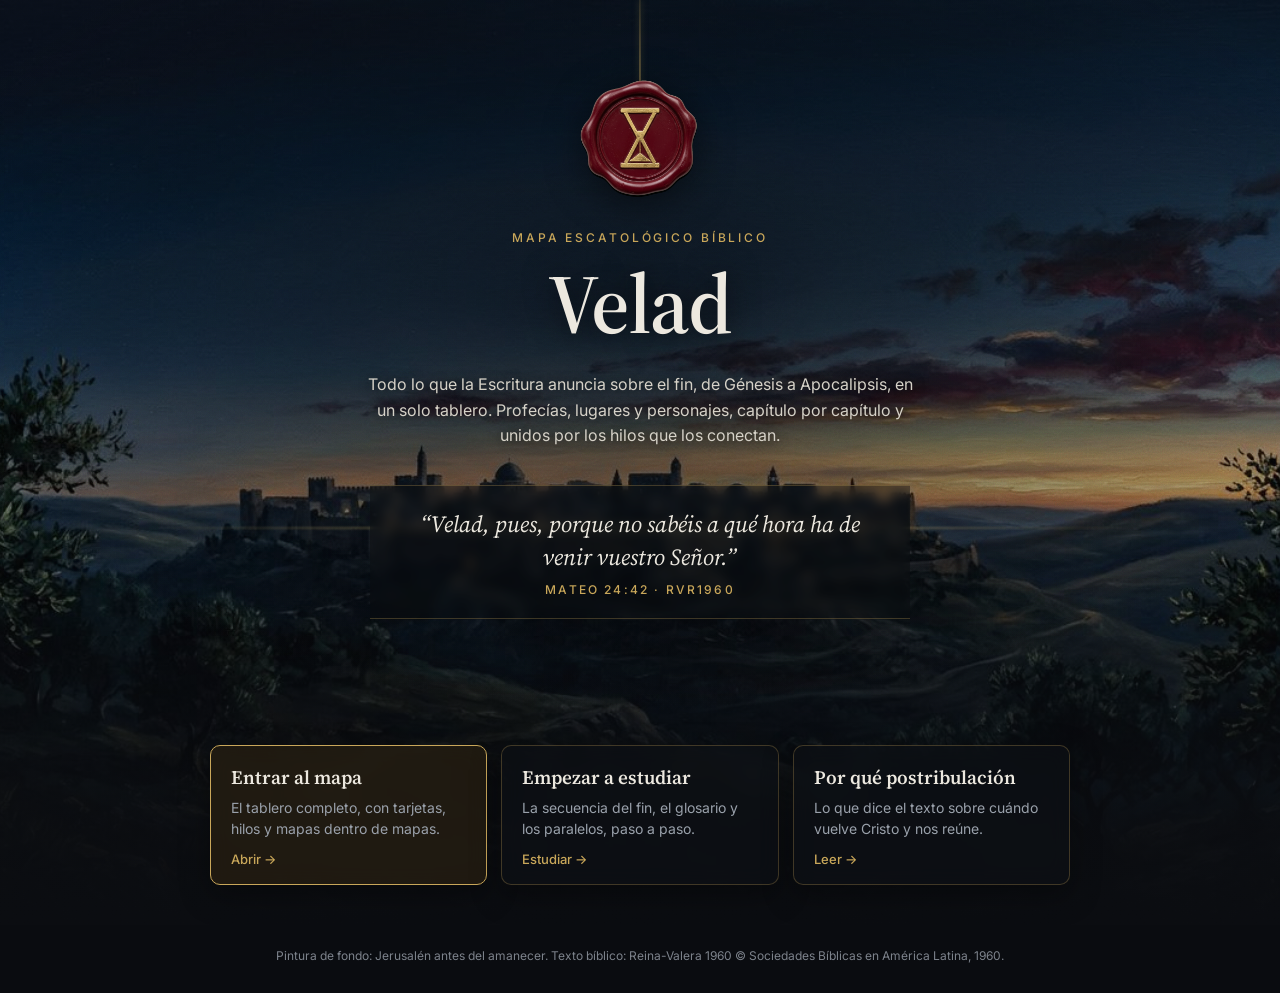
<file: index.html>
<!DOCTYPE html><html lang="es"><head>
<meta charset="utf-8"/><meta name="viewport" content="width=device-width, initial-scale=1, viewport-fit=cover"/>
<title>Velad: Mapa de los Últimos Tiempos</title>
<link rel="icon" href="favicon.svg" type="image/svg+xml"/>
    <meta name="description" content="Mapa de investigación bíblica de los últimos tiempos: Mateo 24, Daniel, Zacarías y Apocalipsis, con lugares, fotos e hilos que los conectan."/>
    <meta property="og:title" content="Velad: Mapa de los Últimos Tiempos"/>
    <meta property="og:description" content="Mapa de investigación bíblica de los últimos tiempos: Mateo 24, Daniel, Zacarías y Apocalipsis."/>
    <meta property="og:image" content="https://augustodichuk-misio.github.io/Velad/og3.jpg"/>
    <meta property="og:type" content="website"/>
    <meta property="og:url" content="https://augustodichuk-misio.github.io/Velad/"/>
    <meta property="og:image:width" content="1200"/>
    <meta property="og:image:height" content="630"/>
    <meta name="twitter:card" content="summary_large_image"/>
    <meta name="twitter:image" content="https://augustodichuk-misio.github.io/Velad/og3.jpg"/>
<link rel="apple-touch-icon" href="apple-touch-icon.png"/><link rel="manifest" href="manifest.webmanifest"/><meta name="theme-color" content="#07090c"/>
<script>if(location.hash.length>1)location.replace("mapa.html"+location.hash);</script>
<link rel="stylesheet" href="https://fonts.googleapis.com/css2?family=Source+Serif+4:ital,opsz,wght@0,8..60,400;0,8..60,600;1,8..60,400&family=Inter:wght@400;500;600&display=swap"/>
<style>
:root{--bg:#0e1116;--deep:#0a0c10;--text:#ece8df;--muted:#9aa1ab;--gold:#c9a75a;--line:rgb(201 167 90 / .28);--serif:"Source Serif 4",Georgia,serif;--sans:"Inter",system-ui,sans-serif}
*{box-sizing:border-box;margin:0}
html,body{min-height:100%;background:radial-gradient(120% 80% at 50% 0%,#161b23 0%,var(--bg) 45%,var(--deep) 100%);color:var(--text);font-family:var(--sans)}
body{display:flex;flex-direction:column;min-height:100vh}
.hero{flex:1;display:flex;flex-direction:column;align-items:center;justify-content:center;text-align:center;padding:72px 24px 40px;position:relative}
.thread{position:absolute;left:50%;top:0;width:1px;height:96px;background:linear-gradient(var(--line),var(--gold));transform:translateX(-50%)}
.seal{width:132px;height:132px;filter:drop-shadow(0 6px 18px rgb(0 0 0 / .55));margin-bottom:28px}
.eyebrow{font:500 12px/1 var(--sans);letter-spacing:.24em;text-transform:uppercase;color:var(--gold);margin-bottom:18px}
h1{font:600 clamp(44px,8vw,84px)/1 var(--serif);letter-spacing:-.01em}
.sub{font:400 clamp(20px,2.6vw,26px)/1.3 var(--serif);color:var(--text);opacity:.85;margin-top:12px}
.what{max-width:560px;font:400 16px/1.6 var(--sans);color:var(--muted);margin-top:26px}
.verse{max-width:540px;margin:36px auto 0;padding:22px 0;border-top:1px solid var(--line);border-bottom:1px solid var(--line)}
.verse p{font:italic 400 clamp(19px,2.2vw,23px)/1.45 var(--serif)}
.verse cite{display:block;margin-top:10px;font:500 12px/1 var(--sans);letter-spacing:.18em;text-transform:uppercase;color:var(--gold);font-style:normal}
.doors{display:grid;grid-template-columns:repeat(3,minmax(0,1fr));gap:14px;width:min(860px,100%);margin-top:44px}
.door{display:flex;flex-direction:column;align-items:flex-start;text-align:left;gap:8px;padding:20px 20px 18px;border:1px solid var(--line);border-radius:10px;background:rgb(255 255 255 / .02);color:var(--text);text-decoration:none;transition:border-color .3s,background .3s}
.door:hover{border-color:var(--gold);background:rgb(201 167 90 / .06)}
.door b{font:600 19px/1.2 var(--serif)}
.door span{font:400 14px/1.5 var(--sans);color:var(--muted)}
.door i{font-style:normal;margin-top:auto;padding-top:6px;color:var(--gold);font:500 13px/1 var(--sans)}
.door--main{border-color:var(--gold);background:rgb(201 167 90 / .08)}
footer{padding:22px 24px 28px;text-align:center;font:400 12px/1.5 var(--sans);color:var(--muted);opacity:.8}
@media (max-width:759px){.hero{padding-top:56px}.seal{width:104px;height:104px}.doors{grid-template-columns:1fr}.door{padding:16px 18px}}

.hero{background:var(--deep) url("img/inicio-fondo.jpg") center 58%/cover no-repeat;isolation:isolate;overflow:hidden;min-height:100vh}
.hero::before{content:"";position:absolute;inset:0;z-index:-1;background:
 radial-gradient(60% 45% at 50% 32%,rgb(10 12 16 / .62) 0%,rgb(10 12 16 / .25) 70%,transparent 100%),
 linear-gradient(180deg,rgb(10 12 16 / .55) 0%,rgb(10 12 16 / .1) 38%,rgb(10 12 16 / .15) 58%,rgb(10 12 16 / .92) 88%,var(--deep) 100%)}
.hero::after{content:"";position:absolute;inset:-50%;z-index:-1;pointer-events:none;opacity:.16;mix-blend-mode:overlay;
 background-image:url("data:image/svg+xml,%3Csvg xmlns='http://www.w3.org/2000/svg' width='220' height='220'%3E%3Cfilter id='n'%3E%3CfeTurbulence type='fractalNoise' baseFrequency='.85' numOctaves='3' stitchTiles='stitch'/%3E%3C/filter%3E%3Crect width='100%25' height='100%25' filter='url(%23n)'/%3E%3C/svg%3E")}
.glow{position:absolute;left:0;right:0;top:57%;height:2px;z-index:-1;background:linear-gradient(90deg,transparent,rgb(201 167 90 / .0) 10%,rgb(232 200 120 / .55) 50%,rgb(201 167 90 / 0) 90%,transparent);filter:blur(1px);animation:dawn 7s ease-in-out infinite alternate}
@keyframes dawn{from{opacity:.35}to{opacity:.9}}
h1{text-shadow:0 2px 30px rgb(0 0 0 / .6)}
.sub,.what{text-shadow:0 1px 12px rgb(0 0 0 / .7)}
.what{color:#d6d2c8}
.verse{background:rgb(10 12 16 / .35);backdrop-filter:blur(6px);-webkit-backdrop-filter:blur(6px);padding:22px 28px;border:1px solid var(--line);border-left:0;border-right:0}
.doors{margin-top:clamp(56px,14vh,150px)}
.door{background:rgb(14 17 22 / .62);backdrop-filter:blur(10px);-webkit-backdrop-filter:blur(10px);box-shadow:0 10px 30px rgb(0 0 0 / .35)}
.door--main{background:rgb(40 32 18 / .7)}
.thread{height:110px;box-shadow:0 0 6px rgb(201 167 90 / .5)}
@media (prefers-reduced-motion:reduce){.glow{animation:none}}
@media (max-width:759px){.hero{background-position:47% top;background-size:auto 1100px;background-color:var(--deep)}.hero::before{background:linear-gradient(180deg,rgb(10 12 16 / .6) 0%,rgb(10 12 16 / .35) 25%,rgb(10 12 16 / .12) 40%,rgb(10 12 16 / .2) 52%,rgb(10 12 16 / .9) 64%,var(--deep) 72%)}.glow{display:none}.doors{margin-top:48px}}
</style></head><body>
<main class="hero">
  <div class="thread" aria-hidden="true"></div>
  <div class="glow" aria-hidden="true"></div>
  <img class="seal" src="img/sello-512.png" alt="Sello de Velad: reloj de arena"/>
  <p class="eyebrow">Mapa escatológico bíblico</p>
  <h1>Velad</h1>
  <p class="what">Todo lo que la Escritura anuncia sobre el fin, de Génesis a Apocalipsis, en un solo tablero. Profecías, lugares y personajes, capítulo por capítulo y unidos por los hilos que los conectan.</p>
  <blockquote class="verse">
    <p>“Velad, pues, porque no sabéis a qué hora ha de venir vuestro Señor.”</p>
    <cite>Mateo 24:42 · RVR1960</cite>
  </blockquote>
  <nav class="doors" aria-label="Entradas">
    <a class="door door--main" href="mapa.html"><b>Entrar al mapa</b><span>El tablero completo, con tarjetas, hilos y mapas dentro de mapas.</span><i>Abrir →</i></a>
    <a class="door" href="mapa.html#secuencia"><b>Empezar a estudiar</b><span>La secuencia del fin, el glosario y los paralelos, paso a paso.</span><i>Estudiar →</i></a>
    <a class="door" href="mapa.html#porque"><b>Por qué postribulación</b><span>Lo que dice el texto sobre cuándo vuelve Cristo y nos reúne.</span><i>Leer →</i></a>
  </nav>
</main>
<footer>Pintura de fondo: Jerusalén antes del amanecer. Texto bíblico: Reina-Valera 1960 © Sociedades Bíblicas en América Latina, 1960.</footer>
<script>if("serviceWorker"in navigator)addEventListener("load",function(){navigator.serviceWorker.register("sw.js").catch(function(){})});</script></body></html>
</file>
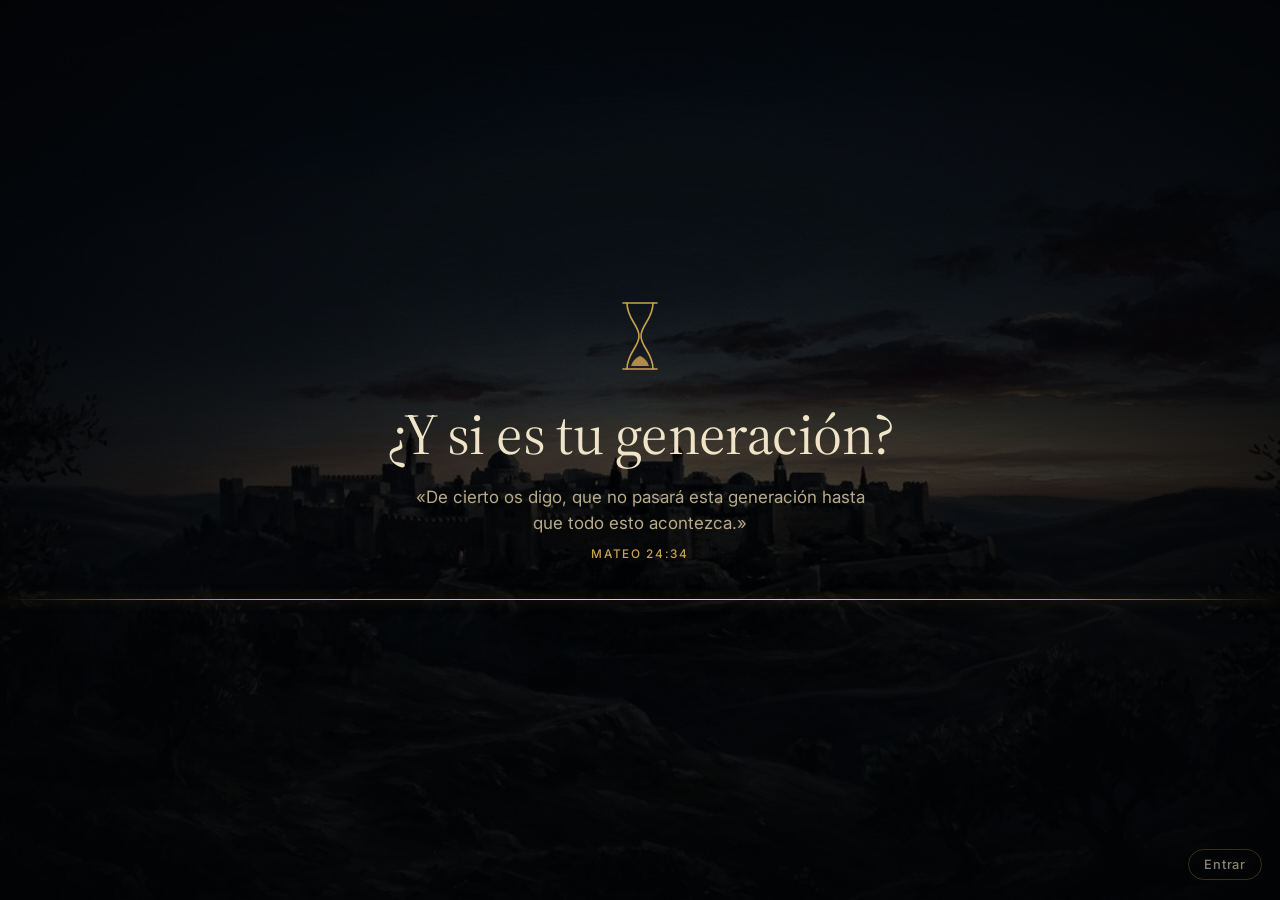
<file: mapa.html>
<!DOCTYPE html><html lang="es"><head>
    <meta charset="utf-8"/>
    <meta name="viewport" content="width=device-width, initial-scale=1, viewport-fit=cover"/>
    <title>Velad: Mapa de los Últimos Tiempos</title>
    <meta name="description" content="Mapa de investigación bíblica de los últimos tiempos: Mateo 24, Daniel, Zacarías y Apocalipsis, con lugares, fotos e hilos que los conectan."/>
    <meta property="og:title" content="Velad: Mapa de los Últimos Tiempos"/>
    <meta property="og:description" content="Mapa de investigación bíblica de los últimos tiempos: Mateo 24, Daniel, Zacarías y Apocalipsis."/>
    <meta property="og:image" content="https://augustodichuk-misio.github.io/Velad/og3.jpg"/>
    <meta property="og:type" content="website"/>
    <meta property="og:url" content="https://augustodichuk-misio.github.io/Velad/"/>
    <meta property="og:image:width" content="1200"/>
    <meta property="og:image:height" content="630"/>
    <meta name="twitter:card" content="summary_large_image"/>
    <meta name="twitter:title" content="Velad: Mapa de los Últimos Tiempos"/>
    <meta name="twitter:image" content="https://augustodichuk-misio.github.io/Velad/og3.jpg"/>
    <link rel="icon" href="favicon.svg" type="image/svg+xml"/>
    <link rel="icon" href="favicon-32.png" sizes="32x32" type="image/png"/>
    <link rel="apple-touch-icon" href="apple-touch-icon.png"/><link rel="manifest" href="manifest.webmanifest"/><meta name="theme-color" content="#07090c"/>
    <link rel="preconnect" href="https://fonts.googleapis.com"/>
    <link rel="preconnect" href="https://fonts.gstatic.com" crossorigin=""/>
    <link rel="stylesheet" href="https://fonts.googleapis.com/css2?family=Geist:wght@400;500;600&amp;family=Geist+Mono:wght@400&amp;display=swap"/>
    <link rel="stylesheet" href="https://fonts.googleapis.com/css2?family=Source+Serif+4:ital,opsz,wght@0,8..60,400;0,8..60,600;1,8..60,400&amp;family=Inter:wght@400;500;600&amp;display=swap"/>
    <link rel="stylesheet" href="css/app.css?v=13"/>
    <link rel="stylesheet" href="css/edit.css?v=9"/>
    <link rel="stylesheet" href="css/extras.css?v=15"/>
  <script>try{var t=localStorage.getItem("velad-tema");if(t==="medio"||t==="claro")document.documentElement.setAttribute("data-velad",t);}catch(e){}</script>
  </head>
  <body>
    <img src="og3.jpg" alt="Velad: Mapa de los Últimos Tiempos" width="1200" height="630" style="position:absolute;width:1px;height:1px;opacity:0;pointer-events:none;overflow:hidden;clip:rect(0 0 0 0)" aria-hidden="true"/>
    <div class="page" id="top">
      <main class="main">
        <header class="x-hud">
          <div class="x-hud__id">
            <div class="x-hud__row">
            <button class="x-burger" type="button" id="menu-btn" aria-label="Abrir menú" aria-expanded="false" aria-controls="menu"><span></span><span></span><span></span></button>
            <nav class="x-crumbs" id="crumbs" aria-label="Ruta de mapas"></nav>
            </div>
            <h1 id="exp-title">Los últimos tiempos</h1>
            <p class="x-hud__label" id="exp-label">Mapa general</p>
          </div>
          <div class="x-hud__act">
            <button class="btn" type="button" id="up" hidden="">↑ Subir</button>
            <div class="x-stack">
            <div class="x-switch" role="group" aria-label="Vista" id="vista" hidden="">
              <button class="x-vw" type="button" data-view="board" aria-pressed="true">Tablero</button>
              <button class="x-vw" type="button" data-view="route" aria-pressed="false">Recorrido</button>
            </div>
            </div>
            <button class="btn" type="button" id="leer" hidden="" aria-pressed="false">Desglose</button>
            <button class="btn" type="button" id="orden" hidden="" title="Volver las tarjetas a su lugar original">↺ Orden original</button>
            <button class="btn" type="button" id="desp-all" hidden="" aria-pressed="false" title="Desplegar o plegar todos los bloques en este tablero">Abrir todo</button>
            <button class="btn" type="button" id="reset">Ver todo</button>
            <button class="x-theme" type="button" id="tema" aria-label="Cambiar tema"></button>
          </div>
        </header>
        <p class="x-hint">Tocá cualquier nodo para ver sus conexiones</p>

        <div class="x-view" id="view" aria-label="Tablero de investigación: Mateo 24">
          <div class="x-board" id="board">
            <svg class="x-strings" id="strings" aria-hidden="true"></svg>
            <svg class="x-pins" id="pins" aria-hidden="true"></svg>
            <div class="x-set" id="set-gen" hidden=""></div>
          </div>
        </div>

        <section class="x-route" id="route" hidden="" aria-label="Recorrido geográfico">
          <div class="x-rmap" id="rmap">
            <svg class="x-geo" id="rgeo" aria-hidden="true" preserveAspectRatio="none"></svg>
            <svg class="x-ink" id="rink" aria-hidden="true"></svg>
            <p class="x-attr"><a href="https://www.openbible.info/geo/" rel="noopener" target="_blank">Ubicaciones: OpenBible.info · CC BY 4.0</a><span aria-hidden="true">·</span><button type="button" data-credits="">Créditos</button></p>
          </div>
          <article class="x-rcard" id="rcard" aria-live="polite">
            <div class="x-rcard__top">
              <p class="x-rcard__count" id="r-count">Parada 1 de 6</p>
              <div class="x-rdots" id="r-dots" aria-hidden="true"></div>
            </div>
            <div class="x-rcard__scroll" id="r-scroll">
              <figure class="x-rcard__fig" id="r-fig">
                <img data-k="templo_s.jpg" src="img/templo_s.jpg" alt="Maqueta del Segundo Templo en el Museo de Israel" hidden=""/>
                <img data-k="olivos_s.jpg" src="img/olivos_s.jpg" alt="Vista desde el Monte de los Olivos sobre el Monte del Templo" hidden=""/>
                <img data-k="pella_s.jpg" src="img/pella_s.jpg" alt="Ruinas de Pella, Jordania" hidden=""/>
                <img data-k="titus_s.jpg" src="img/titus_s.jpg" alt="Arco de Tito en Roma" hidden=""/>
                <img data-k="olivos2_s.jpg" src="img/olivos2_s.jpg" alt="Ladera del Monte de los Olivos" hidden=""/>
                <img data-k="ob_jerusalem.jpg" src="img/ob_jerusalem.jpg" alt="Vista aérea del Monte del Templo, Jerusalén" hidden=""/>
                <img data-k="ob_judea-1.jpg" src="img/ob_judea-1.jpg" alt="Serranía de los montes de Judea" hidden=""/>
                <img data-k="ob_mount-of-olives.jpg" src="img/ob_mount-of-olives.jpg" alt="Monte de los Olivos, Jerusalén" hidden=""/>
                <img data-k="ob_patmos.jpg" src="img/ob_patmos.jpg" alt="Skala, el puerto de Patmos" hidden=""/>
                <img data-k="ob_euphrates.jpg" src="img/ob_euphrates.jpg" alt="El río Éufrates" hidden=""/>
                <img data-k="ob_megiddo.jpg" src="img/ob_megiddo.jpg" alt="Tel Meguido sobre el valle de Jezreel" hidden=""/>
                <img data-k="ob_mount-zion.jpg" src="img/ob_mount-zion.jpg" alt="Monte Sion visto desde Abu Tor" hidden=""/>
                <img data-k="ob_babylon-1.jpg" src="img/ob_babylon-1.jpg" alt="Puerta de Ishtar de Babilonia en el Museo de Pérgamo" hidden=""/>
                <img data-k="ob_susa.jpg" src="img/ob_susa.jpg" alt="Fundamentos del palacio de Darío en Susa" hidden=""/>
                <img data-k="ob_persia.jpg" src="img/ob_persia.jpg" alt="Ruinas de Persépolis" hidden=""/>
                <img data-k="ob_greece.jpg" src="img/ob_greece.jpg" alt="Monte Olimpo, Grecia" hidden=""/>
                <img data-k="ob_tigris.jpg" src="img/ob_tigris.jpg" alt="El río Tigris" hidden=""/>
                <img data-k="ob_damascus.jpg" src="img/ob_damascus.jpg" alt="Muralla norte de la ciudadela de Damasco" hidden=""/>
                <img data-k="ob_tyre.jpg" src="img/ob_tyre.jpg" alt="Columnas antiguas en Al-Mina, Tiro" hidden=""/>
                <img data-k="ob_ashkelon.jpg" src="img/ob_ashkelon.jpg" alt="Puerta cananea de Ascalón" hidden=""/>
                <img data-k="ob_salt-sea.jpg" src="img/ob_salt-sea.jpg" alt="Orilla del Mar Muerto" hidden=""/>
                <figcaption id="r-cap"></figcaption>
              </figure>
              <div class="x-rcard__body">
                <h2 id="r-title"></h2>
                <p class="x-rcard__place" id="r-place"></p>
                <p class="x-rverse"><span id="r-text"></span><small id="r-ref"></small></p>
                <p class="x-rcard__note" id="r-note"></p>
                <a class="x-oblink" hidden="" href="https://www.openbible.info/geo/" id="r-ob" rel="noopener" target="_blank">Ficha OpenBible ↗</a>
                <button class="btn" type="button" id="r-extra" hidden="">Abrir La Venida</button>
              </div>
            </div>
            <div class="x-rcard__nav">
              <button class="btn" type="button" id="r-prev">← Anterior</button>
              <button class="btn" type="button" id="r-next">Siguiente →</button>
            </div>
          </article>
        </section>

        <button class="x-credlink" type="button" data-credits="">Créditos y fuentes</button>
        <nav class="x-mbar" id="mbar" aria-label="Navegación">
          <button type="button" id="mb-indice"><svg viewBox="0 0 24 24" aria-hidden="true"><path d="M5 6h14M5 12h14M5 18h9"/></svg><span>Índice</span></button>
          <button type="button" id="mb-buscar"><svg viewBox="0 0 24 24" aria-hidden="true"><circle cx="11" cy="11" r="6"/><path d="m20 20-4.5-4.5"/></svg><span>Buscar</span></button>
          <button type="button" id="mb-vista" hidden=""><svg viewBox="0 0 24 24" aria-hidden="true"><circle cx="6" cy="7" r="2"/><circle cx="18" cy="6" r="2"/><circle cx="12" cy="18" r="2"/><path d="M8 7l8-1M7 9l4 7M17 8l-4 8"/></svg><span>Tablero</span></button>
          <button type="button" id="mb-tema"><svg viewBox="0 0 24 24" aria-hidden="true"><circle cx="12" cy="12" r="7"/><path d="M12 5a7 7 0 0 0 0 14z" fill="currentColor"/></svg><span>Tema</span></button>
        </nav>
        <aside class="x-dossier x-credits" id="credits" aria-label="Créditos y fuentes" aria-hidden="true">
          <span class="x-handle"></span>
          <div class="x-dossier__bar">
            <p>Créditos y fuentes</p>
            <button class="btn x-close" type="button" id="credits-close" aria-label="Cerrar créditos">Cerrar ✕</button>
          </div>
          <div class="x-dossier__body">
            <h2>Créditos y fuentes</h2>
            <p class="fineprint"><b>Velad: Mapa de los Últimos Tiempos</b></p>
            <p class="fineprint">Ubicaciones: <a href="https://www.openbible.info/geo/" rel="noopener" target="_blank">OpenBible.info Bible Geocoding</a>, licencia <a href="https://creativecommons.org/licenses/by/4.0/" rel="noopener" target="_blank">Creative Commons Attribution 4.0</a>. Algunos datos geográficos provienen de OpenStreetMap. Las fotos son de Wikimedia Commons seleccionadas por OpenBible.info, cada una con su licencia:</p>
            <ul>
              <li><b>Jerusalén</b> · Godot13 · CC BY-SA 4.0 · <a href="https://commons.wikimedia.org/wiki/File:Jerusalem-2013(2)-Aerial-Temple_Mount-(south_exposure).jpg" rel="noopener" target="_blank">original ↗</a></li>
              <li><b>Montes de Judea</b> · Davidbena · CC BY-SA 4.0 · <a href="https://commons.wikimedia.org/wiki/File:Mountain_scenery_in_Judean_mountains.jpg" rel="noopener" target="_blank">original ↗</a></li>
              <li><b>Monte de los Olivos</b> · xiquinhosilva · CC BY 2.0 · <a href="https://commons.wikimedia.org/wiki/File:121296-Jerusalem-Mount-of-Olives_(27524566831).jpg" rel="noopener" target="_blank">original ↗</a></li>
              <li><b>Patmos</b> · IWYLLPA · CC BY-SA 3.0 · <a href="https://commons.wikimedia.org/wiki/File:Patmos_Skala_from_Near_Monastary_-_panoramio.jpg" rel="noopener" target="_blank">original ↗</a></li>
              <li><b>Río Éufrates</b> · Ferrus · dominio público · <a href="https://commons.wikimedia.org/wiki/File:Ferat_(Dîlok_-_Riha).jpg" rel="noopener" target="_blank">original ↗</a></li>
              <li><b>Tel Meguido</b> · Liorca · CC BY-SA 4.0 · <a href="https://commons.wikimedia.org/wiki/File:4.10.17-%D7%94%D7%A9%D7%A2%D7%A8_%D7%94%D7%A8%D7%90%D7%A9%D7%99_%D7%9E%D7%91%D7%98_%D7%9C%D7%9B%D7%99%D7%95%D7%95%D7%9F_%D7%93%D7%A8%D7%95%D7%9D.jpg" rel="noopener" target="_blank">original ↗</a></li>
              <li><b>Monte Sion</b> · Eman · CC0 · <a href="https://commons.wikimedia.org/wiki/File:MtZion_from_Abu_Tor.jpg" rel="noopener" target="_blank">original ↗</a></li>
              <li><b>Puerta de Ishtar (Babilonia)</b> · Radomir Vrbovsky · CC BY-SA 4.0 · <a href="https://commons.wikimedia.org/wiki/File:Ishtar_gate_in_Pergamon_museum_in_Berlin..jpg" rel="noopener" target="_blank">original ↗</a></li>
              <li><b>Susa</b> · Carole Raddato · CC BY-SA 2.0 · <a href="https://commons.wikimedia.org/wiki/File:The_foundations_of_the_Palace_of_Darius_the_Great,_Susa,_capital_of_Elam_and_of_the_Achaemenid_Empire,_Iran_(47686677532).jpg" rel="noopener" target="_blank">original ↗</a></li>
              <li><b>Persépolis</b> · Hadis Faghiri · CC BY 4.0 · <a href="https://commons.wikimedia.org/wiki/File:Persepolis_20190310_02.jpg" rel="noopener" target="_blank">original ↗</a></li>
              <li><b>Monte Olimpo (Grecia)</b> · George E. Koronaios · CC BY-SA 4.0 · <a href="https://commons.wikimedia.org/wiki/File:Mount_Olympus_on_October_10,_2020.jpg" rel="noopener" target="_blank">original ↗</a></li>
              <li><b>Río Tigris</b> · Dûrzan cîrano · CC BY-SA 3.0 · <a href="https://commons.wikimedia.org/wiki/File:Tigris_2015.jpg" rel="noopener" target="_blank">original ↗</a></li>
              <li><b>Damasco</b> · Dosseman · CC BY-SA 4.0 · <a href="https://commons.wikimedia.org/wiki/File:Damascus_road_along_northern_Citadel_wall_5588.jpg" rel="noopener" target="_blank">original ↗</a></li>
              <li><b>Tiro</b> · Vyacheslav Argenberg · CC BY 4.0 · <a href="https://commons.wikimedia.org/wiki/File:Remains_of_ancient_columns_at_Al_Mina_excavation_site,_Tyre,_Lebanon.jpg" rel="noopener" target="_blank">original ↗</a></li>
              <li><b>Ascalón</b> · Hanay · CC BY-SA 3.0 · <a href="https://commons.wikimedia.org/wiki/File:Ashkelon_%E2%80%93_The_Canaanite_city_gate_(1).JPG" rel="noopener" target="_blank">original ↗</a></li>
              <li><b>Mar Muerto</b> · Mujaddara · CC BY-SA 3.0 · <a href="https://commons.wikimedia.org/wiki/File:67_border_on_Dead_sea_-_panoramio.jpg" rel="noopener" target="_blank">original ↗</a></li>
            </ul>
            <p class="fineprint">Fotos adaptadas (redimensionadas). Citas bíblicas: Reina-Valera 1960.</p>
            <p class="fineprint">Texto bíblico: Reina-Valera 1960 © Sociedades Bíblicas en América Latina; © renovado 1988 Sociedades Bíblicas Unidas.</p>
          </div>
        </aside>

        <aside class="x-dossier x-menu" id="menu" aria-label="Menú" aria-hidden="true">
          <span class="x-handle" aria-hidden="true"></span>
          <div class="x-dossier__bar">
            <p>Menú</p>
            <button class="btn x-close" type="button" id="menu-close" aria-label="Cerrar menú">Cerrar ✕</button>
          </div>
          <nav class="x-menu__tabs" aria-label="Secciones">
            <a class="x-chip x-menu__home" href="index.html"><svg class="vl-mi" viewBox="0 0 24 24" aria-hidden="true"><path d="M3 11l9-7 9 7"/><path d="M5 10v10h14V10"/><path d="M10 20v-6h4v6"/></svg><span>Inicio</span></a>
            <button class="x-chip" type="button" data-tab="buscar" aria-pressed="true"><svg class="vl-mi" viewBox="0 0 24 24" aria-hidden="true"><circle cx="11" cy="11" r="6.5"/><path d="M20 20l-4.2-4.2"/></svg><span>Buscar</span></button>
            <button class="x-chip" type="button" data-tab="indice" aria-pressed="false"><svg class="vl-mi" viewBox="0 0 24 24" aria-hidden="true"><path d="M9 6h11M9 12h11M9 18h11"/><circle cx="4.5" cy="6" r="1"/><circle cx="4.5" cy="12" r="1"/><circle cx="4.5" cy="18" r="1"/></svg><span>Índice de estudio</span></button>
            <button class="x-chip" type="button" data-tab="estudio" aria-pressed="false" hidden><svg class="vl-mi" viewBox="0 0 24 24" aria-hidden="true"><path d="M12 6.5C10 5 7 4.5 3.5 5v13c3.5-.5 6.5 0 8.5 1.5 2-1.5 5-2 8.5-1.5V5C17 4.5 14 5 12 6.5z"/><path d="M12 6.5v13"/></svg><span>Estudio</span></button>
            <button class="x-chip" type="button" id="vl-inst"><svg class="vl-mi" viewBox="0 0 24 24" aria-hidden="true"><path d="M12 4v11"/><path d="M7 10.5l5 5 5-5"/><path d="M5 20h14"/></svg><span>Instalar app</span></button>
          </nav>
          <div class="x-dossier__body" id="menu-body">
            <section class="x-menu__pane" data-pane="buscar">
              <input class="x-search" id="q" type="search" placeholder="Capítulo, versículo, tema o palabra…" autocomplete="off" aria-label="Buscar en Velad"/>
              <p class="x-menu__hint" id="q-hint">Buscá por libro (Joel 2), cita (Mt 24:15), tema (abominación), término del glosario o cualquier palabra de los desgloses.</p>
              <ol class="x-results" id="q-res"></ol>
            </section>
            <section class="x-menu__pane" data-pane="indice" hidden="">
              <button class="x-continue" type="button" id="seguir-leyendo" hidden=""><small>Seguir leyendo</small><b></b></button>
              <p class="x-menu__hint">Los 150 capítulos en el orden de estudio. Tocá uno para abrirlo con su desglose.</p>
              <ol class="x-index" id="indice"></ol>
            </section>
            <section class="x-menu__pane" data-pane="estudio" hidden=""></section>
          </div>
        </aside>
        <aside class="x-dossier x-read" id="lectura" aria-label="Desglose del capítulo" aria-hidden="true">
          <span class="x-handle" aria-hidden="true"></span>
          <div class="x-dossier__bar">
            <p id="lectura-kicker">Desglose</p>
            <div class="x-lec-opts" role="group" aria-label="Opciones de lectura">
              <button class="x-chip" type="button" id="opt-seguir" aria-pressed="true" title="El tablero sigue tu lectura">Seguir</button>
              <button class="x-chip" type="button" id="opt-info" aria-pressed="true" title="Abrir la info de cada tarjeta mientras leés">Info</button>
            </div>
            <button class="btn x-close" type="button" id="lectura-close" aria-label="Ocultar desglose">Ocultar</button>
          </div>
          <div class="x-dossier__body" id="lectura-body"></div>
        </aside>
        <aside class="x-dossier" id="dossier" aria-label="Dossier del nodo" aria-hidden="true">
          <span class="x-handle"></span>
          <div class="x-dossier__bar">
            <p id="dossier-kicker">Dossier</p>
            <button class="btn x-close" type="button" id="close" aria-label="Cerrar dossier">Cerrar ✕</button>
          </div>
          <div class="x-dossier__body" id="dossier-body"></div>
        </aside>
      </main>
    </div>
    <script src="js/refs.js?v=9"></script>
    <script src="js/app.js?v=21"></script>
    <script src="js/extras.js?v=10"></script>
    <script src="js/edit.js?v=11"></script>
  <div id="vl-cont" hidden>
  <style>
  #vl-cont{position:fixed;right:max(14px,env(safe-area-inset-right));top:calc(env(safe-area-inset-top,0px) + 74px);z-index:60;display:flex;align-items:stretch;opacity:0;transform:translateY(-6px);transition:opacity .6s ease,transform .6s ease;max-width:min(21rem,calc(100vw - 28px))}
  #vl-cont.on{opacity:1;transform:none}
  #vl-cont[hidden]{display:none}
  #vl-cont .go{display:flex;flex-direction:column;gap:.15rem;text-align:left;cursor:pointer;font:500 .8rem Inter,system-ui,sans-serif;color:#efe4c8;background:rgba(14,16,20,.94);border:1px solid rgba(201,162,78,.5);border-right:0;border-radius:12px 0 0 12px;padding:.55rem .85rem .6rem;box-shadow:0 6px 22px rgba(0,0,0,.4);min-width:0}
  #vl-cont .go small{font:600 .66rem Inter,system-ui,sans-serif;letter-spacing:.12em;text-transform:uppercase;color:#c9a24e}
  #vl-cont .go b{font-weight:500;white-space:nowrap;overflow:hidden;text-overflow:ellipsis}
  #vl-cont .go b::after{content:" →";color:#c9a24e}
  #vl-cont .go:hover{background:rgba(24,26,30,.97)}
  #vl-cont .x{cursor:pointer;color:#8d8470;background:rgba(14,16,20,.94);border:1px solid rgba(201,162,78,.5);border-left:1px solid rgba(201,162,78,.2);border-radius:0 12px 12px 0;padding:0 .7rem;font:400 1rem Inter,system-ui,sans-serif;box-shadow:0 6px 22px rgba(0,0,0,.4)}
  #vl-cont .x:hover{color:#efe4c8}
  @media (max-width:759px){#vl-cont{top:calc(env(safe-area-inset-top,0px) + 108px)}}
  </style>
  <button class="go" type="button"><small>Continuar donde lo dejaste</small><b></b></button><button class="x" type="button" aria-label="Cerrar">×</button>
  <script>
  (function(){var c=document.getElementById("vl-cont");if(!c||location.hash.length>1)return;
  var u=null;try{u=JSON.parse(localStorage.getItem("velad-ultimo"))}catch(e){}
  if(!u||!u.ids||!u.ids.length)return;
  c.querySelector("b").textContent=u.t||"Tu último capítulo";
  var t0=Date.now(),gone=false;
  function off(){if(gone)return;gone=true;c.classList.remove("on");setTimeout(function(){c.remove()},700)}
  c.querySelector(".x").addEventListener("click",off);
  c.querySelector(".go").addEventListener("click",function(){off();if(window.XNav)XNav.open(u.ids)});
  var tt=document.querySelector("title"),t1=document.title;
  if(tt&&window.MutationObserver)new MutationObserver(function(){if(!c.hidden&&document.title!==t1)off()}).observe(tt,{childList:true,characterData:true,subtree:true});
  (function wait(){if(document.readyState!=="complete"||Date.now()-t0<900||(document.getElementById("vl-intro")&&Date.now()-t0<9000))return setTimeout(wait,300);
  t1=document.title;c.hidden=false;requestAnimationFrame(function(){c.classList.add("on")});})();})();
  </script>
</div>
<div id="vl-hint" hidden>
  <style>
  #vl-hint{position:fixed;left:max(10px,env(safe-area-inset-left));bottom:calc(64px + env(safe-area-inset-bottom));z-index:60;pointer-events:none;opacity:0;transform:translateY(6px);transition:opacity .6s ease,transform .6s ease}
  #vl-hint.on{opacity:1;transform:none}
  #vl-hint .b{font:500 .82rem Inter,system-ui,sans-serif;color:#efe4c8;background:rgba(14,16,20,.94);border:1px solid rgba(201,162,78,.45);border-radius:12px;padding:.55rem .8rem;box-shadow:0 6px 22px rgba(0,0,0,.45);max-width:15rem;line-height:1.35}
  #vl-hint .a{display:block;width:2px;height:22px;margin:4px 0 0 32px;background:linear-gradient(#c9a24e,#f0d48a);position:relative;animation:vlBob 1.4s ease-in-out infinite}
  #vl-hint .a::after{content:"";position:absolute;left:-5px;bottom:-6px;border:6px solid transparent;border-top-color:#f0d48a;border-bottom:0}
  @keyframes vlBob{50%{transform:translateY(5px)}}
  @media (min-width:760px){#vl-hint{display:none!important}}
  </style>
  <div class="b">¿Por dónde empezar? Abrí el Índice y seguí los capítulos en orden.</div><span class="a"></span>
  <script>
  (function(){var h=document.getElementById("vl-hint");if(!h||window.innerWidth>=760||location.hash.length>1)return;
  try{if(sessionStorage.getItem("velad-hint")==="1"||localStorage.getItem("velad-ultimo"))return}catch(e){}
  var t0=Date.now();(function wait(){if(document.getElementById("vl-intro")&&Date.now()-t0<9000)return setTimeout(wait,300);
  h.hidden=false;requestAnimationFrame(function(){h.classList.add("on")});try{sessionStorage.setItem("velad-hint","1")}catch(e){}
  function off(){h.classList.remove("on");setTimeout(function(){h.remove()},700)}
  var b=document.getElementById("mb-indice");if(b)b.addEventListener("click",off,{once:true});setTimeout(off,9000);})();})();
  </script>
</div>
<div id="vl-intro" aria-hidden="true">
  <style>
  #vl-intro{position:fixed;inset:0;z-index:9999;background:#07090c;display:flex;align-items:center;justify-content:center;overflow:hidden;cursor:pointer;transition:opacity 1.1s ease,filter 1.1s ease}
  #vl-intro::before{content:"";position:absolute;inset:-4%;background:url(img/inicio-fondo.jpg) center/cover no-repeat;opacity:0;filter:saturate(.55) brightness(.42);animation:vlBg 6s ease forwards}
  #vl-intro::after{content:"";position:absolute;inset:0;background:radial-gradient(ellipse at 50% 45%,transparent 0,rgba(4,5,8,.55) 55%,rgba(2,3,5,.95) 100%)}
  #vl-intro .vl-in{position:relative;z-index:1;text-align:center;padding:0 7vw;max-width:46rem}
  #vl-intro svg.vl-hg{width:46px;height:72px;opacity:0;animation:vlFade .9s .3s ease forwards}
  #vl-intro .vl-grain{animation:vlGrain 1.3s .9s cubic-bezier(.55,0,.9,.5) forwards;opacity:0}
  #vl-intro .vl-q{font-family:"Source Serif 4",Georgia,serif;font-weight:400;color:#efe4c8;font-size:clamp(1.9rem,6.2vw,3.6rem);line-height:1.12;margin:1.6rem 0 0;letter-spacing:-.01em;opacity:0;transform:translateY(10px);animation:vlUp 1.2s 1.6s ease forwards}
  #vl-intro .vl-v{font-family:Inter,system-ui,sans-serif;color:#b9ab88;font-size:clamp(.92rem,2.6vw,1.06rem);line-height:1.55;margin:1.1rem auto 0;max-width:30rem;opacity:0;animation:vlFade 1.2s 2.6s ease forwards}
  #vl-intro .vl-v b{display:block;font-weight:500;color:#c9a24e;letter-spacing:.14em;font-size:.74rem;text-transform:uppercase;margin-top:.55rem}
  #vl-intro .vl-line{position:relative;width:100vw;margin:2.2rem 0 0 calc(50% - 50vw);height:1px;pointer-events:none}
  #vl-intro .vl-line i{position:absolute;left:50%;top:0;height:1px;width:0;background:linear-gradient(90deg,transparent,#c9a24e 18%,#f0d48a 50%,#c9a24e 82%,transparent);box-shadow:0 0 12px rgba(214,174,90,.55);animation:vlLine 1.1s 3.7s cubic-bezier(.7,0,.2,1) forwards}
  #vl-intro .vl-skip{position:absolute;right:max(18px,env(safe-area-inset-right));bottom:max(20px,env(safe-area-inset-bottom));z-index:2;font:500 .8rem Inter,system-ui,sans-serif;color:#8d8470;background:none;border:1px solid rgba(201,162,78,.28);border-radius:999px;padding:.45rem .95rem;letter-spacing:.06em;cursor:pointer}
  #vl-intro.vl-out{opacity:0;filter:blur(6px);pointer-events:none}
  #vl-intro.vl-out .vl-line i{width:100%;left:0}
  @keyframes vlBg{0%{opacity:0;transform:scale(1.06)}100%{opacity:1;transform:scale(1)}}
  @keyframes vlFade{to{opacity:1}}
  @keyframes vlUp{to{opacity:1;transform:none}}
  @keyframes vlGrain{0%{opacity:1;transform:translateY(0)}85%{opacity:1}100%{opacity:0;transform:translateY(19px)}}
  @keyframes vlLine{to{left:0;width:100%}}
  @media (prefers-reduced-motion:reduce){#vl-intro *,#vl-intro::before{animation-duration:.01s!important;animation-delay:0s!important}}
  </style>
  <div class="vl-in">
    <svg class="vl-hg" viewBox="0 0 46 72" fill="none" stroke="#c9a24e" stroke-width="1.6" stroke-linecap="round">
      <path d="M6 3h34M6 69h34"/>
      <path d="M10 3c0 16 12 22 12 33S10 53 10 69M36 3c0 16-12 22-12 33s12 17 12 33"/>
      <path d="M14 66c2-6 6-9 9-10 3 1 7 4 9 10z" fill="#c9a24e" stroke="none" opacity=".85"/>
      <circle class="vl-grain" cx="23" cy="37" r="1.4" fill="#f0d48a" stroke="none"/>
    </svg>
    <p class="vl-q">¿Y si es tu generación?</p>
    <p class="vl-v">«De cierto os digo, que no pasará esta generación hasta que todo esto acontezca.»<b>Mateo 24:34</b></p>
    <div class="vl-line"><i></i></div>
  </div>
  <button class="vl-skip" type="button">Entrar</button>
  <script>
  (function(){var el=document.getElementById("vl-intro");if(!el)return;
  var skip=false;try{skip=sessionStorage.getItem("velad-intro")==="1"||(location.hash&&location.hash.length>1)}catch(e){}
  if(skip){el.remove();return}
  try{sessionStorage.setItem("velad-intro","1")}catch(e){}
  var done=false;function out(){if(done)return;done=true;el.classList.add("vl-out");setTimeout(function(){el.remove()},1200)}
  el.addEventListener("click",out);document.addEventListener("keydown",out,{once:true});setTimeout(out,6200);})();
  </script>
</div>

<style>.x-menu__tabs .x-chip{display:flex;align-items:center;gap:12px}.x-menu__tabs .x-chip[hidden]{display:none}.vl-mi{width:20px;height:20px;flex:none;fill:none;stroke:#c9a24a;stroke-width:1.6;stroke-linecap:round;stroke-linejoin:round;opacity:.85}.x-chip[aria-pressed="true"] .vl-mi{opacity:1}#vl-inst .vl-mi{stroke:#e8d6a8}#q-hint.x-menu__hint{font-size:.8rem;line-height:1.5;opacity:.6;margin:10px 4px 0;max-width:46ch}</style>
<div id="vl-instm" hidden role="dialog" aria-modal="true" aria-labelledby="vl-instt"><div class="vl-ib"><button type="button" class="vl-ix" aria-label="Cerrar">×</button><img src="icon-192.png" alt="" width="56" height="56"/><h2 id="vl-instt">Velad como app</h2><p class="vl-isub">Abrila desde tu pantalla de inicio o el Dock, en su propia ventana, como cualquier app.</p><ol id="vl-isteps"></ol></div></div>
<style>
#vl-instm{position:fixed;inset:0;z-index:9999;background:rgba(4,5,8,.72);backdrop-filter:blur(6px);display:flex;align-items:center;justify-content:center;padding:20px}
#vl-instm[hidden]{display:none}
#vl-instm .vl-ib{position:relative;max-width:380px;width:100%;background:#0e1116;border:1px solid rgba(201,162,74,.35);border-radius:14px;padding:26px 24px 20px;color:#e8e2d4;font-family:Inter,system-ui,sans-serif;text-align:center}
#vl-instm img{display:block;border-radius:12px;margin:0 auto 8px}
#vl-instm h2{font-size:1.15rem;margin:4px 0 6px;color:#e8d6a8;font-weight:600}
#vl-instm .vl-isub{font-size:.88rem;opacity:.75;margin:0 0 14px;line-height:1.45}
#vl-instm ol{text-align:left;margin:0;padding-left:1.2em;font-size:.92rem;line-height:1.55}
#vl-instm li{margin:6px 0}#vl-instm b{color:#e8d6a8;font-weight:600}
#vl-instm .vl-ix{position:absolute;top:8px;right:10px;background:none;border:0;color:#e8e2d4;font-size:1.5rem;cursor:pointer;opacity:.7}
</style>
<script>(function(){
var dp=null,b=document.getElementById('vl-inst'),m=document.getElementById('vl-instm'),st=document.getElementById('vl-isteps');
var sa=matchMedia('(display-mode: standalone)').matches||navigator.standalone;
if(sa){b.hidden=true;return;}
addEventListener('beforeinstallprompt',function(e){e.preventDefault();dp=e;});
addEventListener('appinstalled',function(){b.hidden=true;m.hidden=true;});
function pasos(){var u=navigator.userAgent,ios=/iPhone|iPad|iPod/.test(u)||(navigator.platform==='MacIntel'&&navigator.maxTouchPoints>1),and=/Android/.test(u),mac=/Macintosh/.test(u)&&!ios,cr=/CriOS|Chrome|Edg/.test(u),sf=/Safari/.test(u)&&!/CriOS|FxiOS|Chrome|Edg/.test(u);
if(ios)return['Tocá el botón <b>Compartir</b> (el cuadrado con la flecha hacia arriba)'+(cr?', arriba a la derecha.':', abajo.'),'Bajá y elegí <b>Agregar a inicio</b>.','Tocá <b>Agregar</b>. Velad aparece en tu pantalla de inicio.'];
if(and)return['Tocá el menú <b>⋮</b> de Chrome, arriba a la derecha.','Elegí <b>Instalar app</b> o <b>Agregar a la pantalla principal</b>.','Confirmá con <b>Instalar</b>.'];
if(mac&&sf)return['En la barra de menú, abrí <b>Archivo</b> (o tocá <b>Compartir</b>).','Elegí <b>Agregar al Dock</b>.','Confirmá con <b>Agregar</b>. Velad queda en tu Dock.'];
if(cr)return['Hacé clic en el ícono de <b>instalar</b> de la barra de direcciones (un monitor con una flecha), a la derecha.','Si no aparece: menú <b>⋮</b> → <b>Transmitir, guardar y compartir</b> → <b>Instalar página como app</b>.','Confirmá con <b>Instalar</b>.'];
return['Abrí Velad en <b>Chrome</b>, <b>Edge</b> o <b>Safari</b>.','Buscá en el menú del navegador la opción <b>Instalar</b> o <b>Agregar a inicio</b>.'];}
b.addEventListener('click',function(){if(dp){dp.prompt();dp.userChoice.finally(function(){dp=null;});return;}st.innerHTML=pasos().map(function(x){return'<li>'+x+'</li>';}).join('');m.hidden=false;});
m.addEventListener('click',function(e){if(e.target===m||e.target.classList.contains('vl-ix'))m.hidden=true;});
addEventListener('keydown',function(e){if(e.key==='Escape')m.hidden=true;});
})();</script>
<script>if("serviceWorker"in navigator)addEventListener("load",function(){navigator.serviceWorker.register("sw.js").catch(function(){})});</script></body></html>
</file>
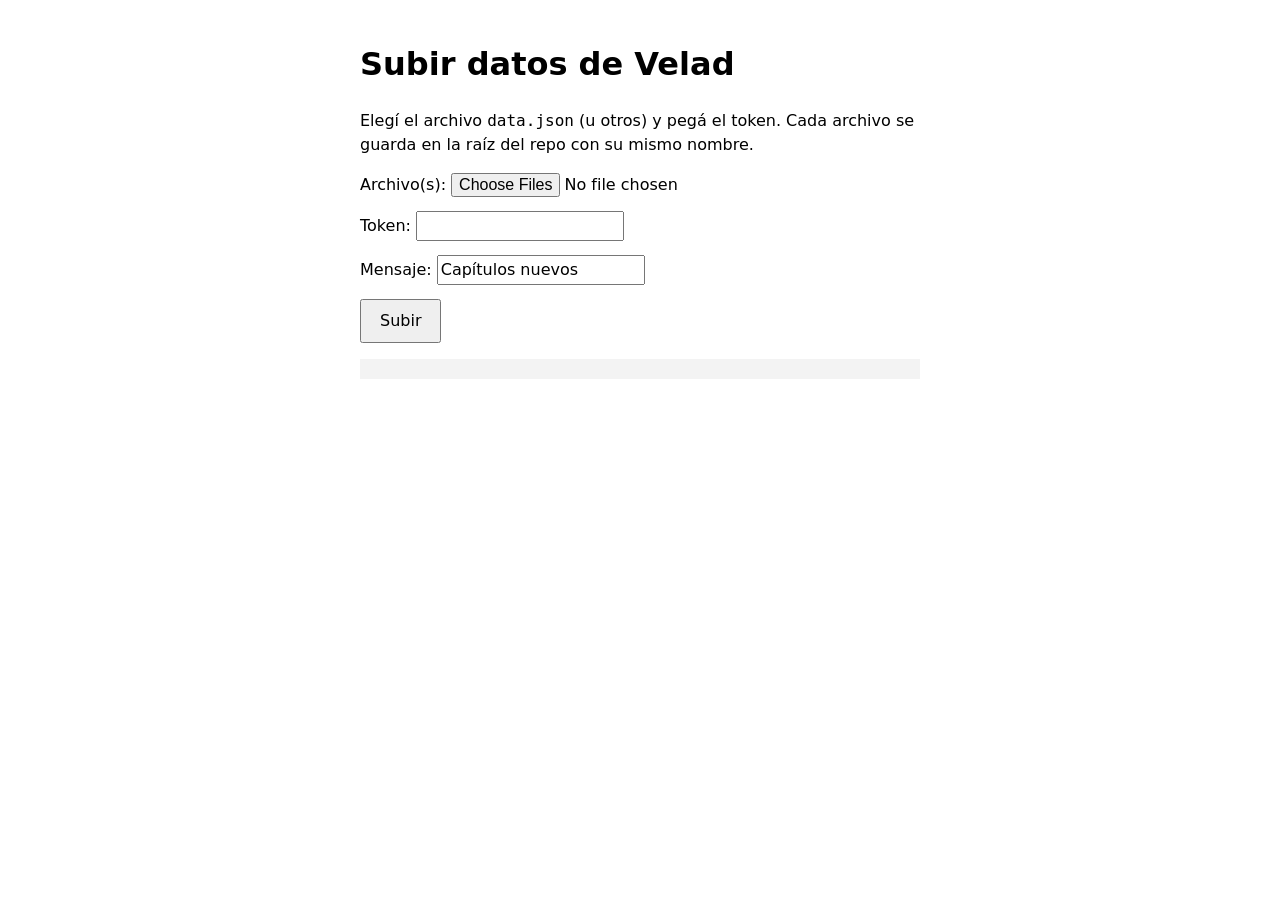
<file: subir.html>
<!doctype html><html lang="es"><head><meta charset="utf-8"><meta name="robots" content="noindex"><meta name="viewport" content="width=device-width,initial-scale=1"><title>Subir datos · Velad</title>
<style>body{font:16px/1.5 system-ui,sans-serif;max-width:560px;margin:40px auto;padding:0 16px}label{display:block;margin:14px 0}input{font:inherit}button{font:inherit;padding:8px 18px}pre{background:#f3f3f3;padding:10px;white-space:pre-wrap}</style></head><body>
<h1>Subir datos de Velad</h1>
<p>Elegí el archivo <code>data.json</code> (u otros) y pegá el token. Cada archivo se guarda en la raíz del repo con su mismo nombre.</p>
<label>Archivo(s): <input id="files" type="file" name="files" multiple></label>
<label>Token: <input id="tok" type="password" name="token" autocomplete="off"></label>
<label>Mensaje: <input id="msg" type="text" value="Capítulos nuevos"></label>
<button id="go">Subir</button><pre id="log"></pre>
<script>
const OWNER="augustodichuk-misio",REPO="Velad",BR="main";
const log=m=>{document.getElementById("log").textContent+=m+"\n"};
async function gh(path,method="GET",body){const r=await fetch("https://api.github.com/repos/"+OWNER+"/"+REPO+path,{method,headers:{"Authorization":"Bearer "+document.getElementById("tok").value.trim(),"Accept":"application/vnd.github+json","Content-Type":"application/json"},body:body?JSON.stringify(body):undefined});const j=await r.json().catch(()=>({}));if(!r.ok)throw new Error(method+" "+path+" -> "+r.status+" "+(j.message||""));return j;}
const b64=f=>new Promise((ok,ko)=>{const r=new FileReader();r.onload=()=>ok(String(r.result).split(",")[1]);r.onerror=ko;r.readAsDataURL(f);});
document.getElementById("go").onclick=async()=>{try{
 const fs=[...document.getElementById("files").files];if(!fs.length)throw new Error("no elegiste archivos");
 for(const f of fs){if(f.name.endsWith(".json")){JSON.parse(await f.text());log("JSON válido: "+f.name+" ("+f.size+" bytes)");}}
 log("Leyendo rama...");const ref=await gh("/git/ref/heads/"+BR);const base=ref.object.sha;const bc=await gh("/git/commits/"+base);
 const tree=[];let i=0;for(const f of fs){const b=await gh("/git/blobs","POST",{content:await b64(f),encoding:"base64"});tree.push({path:f.name,mode:"100644",type:"blob",sha:b.sha});log("ok "+(++i)+"/"+fs.length+" "+f.name);}
 const t=await gh("/git/trees","POST",{base_tree:bc.tree.sha,tree});const c=await gh("/git/commits","POST",{message:document.getElementById("msg").value||"Datos",tree:t.sha,parents:[base]});
 await gh("/git/refs/heads/"+BR,"PATCH",{sha:c.sha});log("LISTO commit "+c.sha);
}catch(e){log("ERROR "+e.message);}};
</script></body></html>
</file>
<file: css/app.css>
/* Hark's design tokens and component styles. Each component's rules follow its @component comment. style-gates: data */

/* @component foundations */
:root {
  color-scheme: light dark;

  --text-primary: light-dark(#1d1d1f, #f5f5f7);         /* body text */
  --text-secondary: light-dark(#636366, #a1a1a6);       /* supporting grey text */
  --text-tertiary: light-dark(#1d1d1f4d, #f5f5f74d);    /* hollow dots, faint marks; never body text */
  --text-primary-on: light-dark(#f5f5f7, #1d1d1f);      /* text on --fill-primary */
  --text-secondary-on: light-dark(#aeaeb2, #5c5c60);    /* grey text on --fill-primary */
  --fill-primary: light-dark(#1d1d1f, #f5f5f7);         /* the strong fill: solid chips, the nav, the badge */
  --fill-primary-on: light-dark(#f5f5f7, #1d1d1f);      /* the page background */
  --fill-secondary: light-dark(#1d1d1f80, #f5f5f780);
  --fill-tertiary: light-dark(#e8e8ea, #2a2a2d);        /* the grey card, panel and row tint */
  --fill-segment: light-dark(#3a3a3c, #e2e2e4);         /* the nav's tab track */
  --fill-system-green: #00a665;                         /* status: done, ready */
  --fill-system-orange: #ff4d00;                        /* status: now, current */
  --fill-system-red: light-dark(#da2f35, #f1555b);      /* status: blocked, error */
  --transparent-primary: light-dark(#1d1d1f4d, #f5f5f74d);
  --stroke-primary: light-dark(#1d1d1f24, #f5f5f724);   /* strong hairline */
  --stroke-secondary: light-dark(#1d1d1f12, #f5f5f712); /* faint hairline between rows */
  --stroke-primary-on: light-dark(#f5f5f71a, #1d1d1f1a);
  --stroke-composer: light-dark(#f5f5f780, #1d1d1f80);  /* the callout's glass edge */
  --stroke-system-orange: #ff4d0026;
  --hover-wash: light-dark(#1d1d1f0d, #f5f5f70d);
  --hover-wash-primary-on: light-dark(#f9f9fa26, #1d1d1f14);

  /* The hero is light text over a dark photo in both themes. */
  --hero-surface: #161f39;
  --hero-text: #f5f5f7;
  --hero-text-muted: #f5f5f7cc;
  --hero-scrim-strong: rgb(22 31 57 / 0.78);
  --hero-scrim-soft: rgb(22 31 57 / 0.3);
  --hero-scrim-side: rgb(22 31 57 / 0.45);
  --hero-glass: rgb(22 31 57 / 0.42);
  --hero-glass-faint: rgb(22 31 57 / 0.35);
  --hero-glass-stroke: rgb(245 245 247 / 0.28);

  --mat-regular: light-dark(rgb(255 255 255 / 0.56), rgb(29 29 31 / 0.55));
  --mat-thin: light-dark(rgb(255 255 255 / 0.22), rgb(29 29 31 / 0.4));
  --mat-agent: light-dark(rgb(255 255 255 / 0.84), rgb(29 29 31 / 0.66));
  --mat-inverse: color-mix(in srgb, var(--fill-primary) 86%, transparent);  /* the nav: dark on light, light on dark */
  --hark-blur: blur(50px) saturate(1.6);
  --hark-shadow: 0 8px 40px #1d1d1f1f;

  --sans: "GT Standard", "GT Standard L", "Geist", -apple-system, BlinkMacSystemFont, "Helvetica Neue", sans-serif;
  --lh: 1.3;                                            /* every text style is 130% */
  --weight-light: 300;
  --weight-regular: 400;
  --weight-medium: 500;
  --weight-bold: 600;
  --size-caption: 12px;                                 /* the smallest text allowed */
  --size-meta: 13px;
  --size-small: 14px;
  --size-body: 15px;
  --size-prose: 16px;
  --size-heading: 20px;
  --size-figure: clamp(24px, 3vw, 32px);
  --size-title: clamp(26px, 3vw, 32px);
  --size-display: clamp(34px, 5vw, 48px);
  --size-lede: clamp(16px, 1.7vw, 20px);

  --type-caption: var(--weight-regular) var(--size-caption)/var(--lh) var(--sans);
  --type-tag: var(--weight-medium) var(--size-caption)/var(--lh) var(--sans);
  --type-small: var(--weight-regular) var(--size-small)/var(--lh) var(--sans);
  --type-label: var(--weight-medium) var(--size-small)/var(--lh) var(--sans);
  --type-body: var(--weight-regular) var(--size-body)/var(--lh) var(--sans);
  --type-body-strong: var(--weight-medium) var(--size-body)/var(--lh) var(--sans);
  --type-heading: var(--weight-medium) var(--size-heading)/var(--lh) var(--sans);
  --type-lede: var(--weight-medium) var(--size-lede)/var(--lh) var(--sans);
  --type-figure: var(--weight-regular) var(--size-figure)/var(--lh) var(--sans);
  --type-title: var(--weight-regular) var(--size-title)/var(--lh) var(--sans);
  --type-display: var(--weight-medium) var(--size-display)/var(--lh) var(--sans);
  --type-numeral: var(--weight-regular) 48px/1 var(--sans);

  --r-s: 12px;
  --r-m: 16px;
  --r-l: 24px;
  --r-xl: 32px;
  --r-pill: 100px;

  --ease-out: cubic-bezier(0.23, 1, 0.32, 1);
  --dur-quick: 160ms;
  --dur-draw: 1400ms;

  --page-max: 1120px;
  --gutter: clamp(16px, 3vw, 32px);                     /* the page's side padding */
  --tap: 44px;                                          /* the smallest touch target */
}
:root[data-theme="light"] { color-scheme: light; }
:root[data-theme="dark"] { color-scheme: dark; }

* { box-sizing: border-box; }
html { -webkit-text-size-adjust: 100%; scroll-behavior: smooth; }
@media (prefers-reduced-motion: reduce) { html { scroll-behavior: auto; } }

body {
  margin: 0;
  background: var(--fill-primary-on);
  color: var(--text-primary);
  font: var(--type-body);
  -webkit-font-smoothing: antialiased;
  overflow-x: hidden;
}

img { max-width: 100%; display: block; }
figure { margin-inline: 0; }
a { color: inherit; }
b, strong { font-weight: var(--weight-bold); }
p { margin: 0; text-wrap: pretty; }
h1, h2, h3 { margin: 0; text-wrap: balance; }
small { font-size: max(var(--size-caption), 0.85em); }
.sub { color: var(--text-secondary); }

:focus-visible { outline: 2px solid var(--fill-primary); outline-offset: 3px; border-radius: 6px; }

/* @component page */
.page {
  max-width: var(--page-max);
  margin: 0 auto;
  padding-inline: var(--gutter);
  padding-block: 12px 40px;
  display: grid;
  grid-template-columns: minmax(0, 1fr);
  gap: 16px;
}
.main { display: grid; grid-template-columns: minmax(0, 1fr); gap: 16px; min-width: 0; }

.glass {
  background: var(--mat-inverse);
  -webkit-backdrop-filter: var(--hark-blur);
  backdrop-filter: var(--hark-blur);
  border: 1px solid var(--stroke-primary-on);
}
.nav {
  position: sticky;
  top: calc(env(safe-area-inset-top, 0px) + 12px);
  z-index: 20;
  justify-self: center;
  max-width: 100%;
  display: flex;
  align-items: center;
  gap: 6px;
  padding: 5px;
  border-radius: var(--r-pill);
  box-shadow: var(--hark-shadow);
}
.nav :focus-visible { outline-color: var(--fill-primary-on); }
.seg {
  display: flex;
  min-width: 0;
  overflow-x: auto;
  scrollbar-width: none;
  border-radius: var(--r-pill);
  background: var(--fill-segment);
}
.seg::-webkit-scrollbar { display: none; }
.seg a {
  flex: none;
  padding: 8px 14px;
  border-radius: var(--r-pill);
  font: var(--type-label);
  color: var(--text-secondary-on);
  text-decoration: none;
  white-space: nowrap;
}
.seg a:hover { color: var(--text-primary-on); }
/* The active tab carries its own fill so its text is measured against it. */
.seg a[aria-current="true"] { background: var(--fill-primary-on); color: var(--text-primary); }
.theme-btn {
  flex: none;
  width: 36px; height: 36px;
  display: grid;
  place-items: center;
  border: 0;
  border-radius: 50%;
  background: var(--hover-wash-primary-on);
  color: var(--text-primary-on);
  cursor: pointer;
}
.theme-btn:hover { box-shadow: inset 0 0 0 100px var(--hover-wash-primary-on); }
.theme-btn::before { content: ""; width: 14px; height: 14px; border-radius: 50%; box-shadow: inset 0 0 0 1.5px currentColor; background: linear-gradient(to right, light-dark(currentColor, transparent) 50%, light-dark(transparent, currentColor) 50%); }
@media (max-width: 599px) {
  .seg a { display: flex; align-items: center; min-height: var(--tap); }
  .theme-btn { width: var(--tap); height: var(--tap); }
}

/* @component footer */
.foot {
  display: flex;
  flex-wrap: wrap;
  align-items: center;
  justify-content: space-between;
  gap: 16px 24px;
  padding-top: 24px;
  border-top: 1px solid var(--stroke-secondary);
  font-size: var(--size-small);
  color: var(--text-secondary);
}
.foot strong { color: var(--text-primary); }
.foot nav { display: flex; flex-wrap: wrap; gap: 6px; }
.foot nav a {
  padding: 6px 12px;
  border-radius: var(--r-pill);
  background: var(--fill-tertiary);
  color: var(--text-primary);
  font: var(--type-tag);
  text-decoration: none;
}
.foot nav a:hover { box-shadow: inset 0 0 0 100px var(--hover-wash); }
.badge {
  display: inline-flex;
  align-items: center;
  gap: 10px;
  padding: 12px 16px;
  border-radius: var(--r-xl);
  background: var(--fill-primary);
  color: var(--text-primary-on);
  box-shadow: var(--hark-shadow);
  font: var(--weight-medium) var(--size-body)/1.1 var(--sans);
  text-decoration: none;
}
.badge:hover { box-shadow: var(--hark-shadow), inset 0 0 0 100px var(--hover-wash-primary-on); }
.hark-mark { display: inline-grid; place-items: center; }
.hark-mark svg { display: block; }
@media (max-width: 599px) {
  .foot nav a { display: inline-flex; align-items: center; min-height: var(--tap); min-width: var(--tap); }
  .badge { min-height: var(--tap); }
}

/* @component chip */
.chip {
  display: inline-flex;
  align-items: center;
  gap: 6px;
  padding: 4px 10px 4px 8px;
  border-radius: var(--r-pill);
  font: var(--type-tag);
  max-width: 100%;
  background: var(--fill-tertiary);
  color: var(--text-secondary);
  vertical-align: middle;
}
.chip::before {
  content: "";
  width: 7px; height: 7px;
  border-radius: 50%;
  flex: none;
  box-shadow: inset 0 0 0 1.5px var(--text-tertiary);
}
.chip--solid { background: var(--fill-primary); color: var(--text-primary-on); }
.chip--solid::before { background: var(--fill-system-green); box-shadow: none; }
td .chip { white-space: nowrap; }
/* @component dot */
.dot {
  display: inline-flex;
  align-items: center;
  gap: 6px;
  margin-top: 4px;
  font: var(--type-tag);
  color: var(--text-primary);
}
.dot::before { content: ""; width: 7px; height: 7px; border-radius: 50%; background: var(--fill-system-green); }
tbody th .dot { display: flex; width: fit-content; }
/* @component pill */
.pill {
  display: inline-block;
  padding: 1px 8px;
  border-radius: var(--r-pill);
  background: var(--fill-tertiary);
  color: var(--text-secondary);
  font: var(--type-tag);
  white-space: normal;
  vertical-align: 1px;
}
/* @component button, link and links */
.btn {
  display: inline-flex;
  align-items: center;
  gap: 6px;
  min-height: 30px;
  padding: 5px 12px;
  border-radius: var(--r-s);
  background: var(--fill-primary-on);
  color: var(--text-primary);
  border: 1px solid var(--stroke-primary);
  font: var(--type-tag);
  text-decoration: none;
  max-width: 100%;
  transition: box-shadow var(--dur-quick) ease;
}
.btn:hover { box-shadow: inset 0 0 0 100px var(--hover-wash); }
.btn[target="_blank"]::after { content: "\2197"; font-size: 11px; color: var(--text-secondary); }
.link {
  color: var(--text-primary);
  text-decoration: underline;
  text-decoration-color: var(--stroke-primary);
  text-underline-offset: 3px;
  max-width: 100%;
  overflow-wrap: anywhere;
}
.link:hover { text-decoration-color: currentColor; }
.links { display: flex; flex-wrap: wrap; gap: 8px; }
@media (pointer: coarse), (max-width: 599px) { .btn { min-height: var(--tap); padding-inline: 14px; } }
@media (max-width: 599px) {
  .link { display: inline-flex; align-items: center; min-width: var(--tap); min-height: var(--tap); margin: -13px 0; vertical-align: middle; }
}
/* @component text and fineprint */
.prose { display: grid; gap: 12px; max-width: 68ch; font-size: var(--size-prose); }
.fineprint { font-size: var(--size-small); color: var(--text-secondary); max-width: 70ch; }
/* @component hero */
.hero {
  position: relative;
  min-height: clamp(460px, 64vh, 660px);
  border-radius: var(--r-xl);
  overflow: hidden;
  display: flex;
  align-items: flex-end;
  color: var(--hero-text);
  isolation: isolate;
  box-shadow: var(--hark-shadow);
  background: var(--hero-surface);
}
/* Without a photo the hero is as tall as its copy, so the callout sits beside the copy instead of over it. */
.hero:not(:has(.hero__img)) { min-height: 0; background: var(--hero-surface) center / cover no-repeat; }
.hero:not(:has(.hero__img))::after { background: linear-gradient(to right, var(--hero-scrim-side) 0%, transparent 60%); }
@media (min-width: 761px) {
  .hero:not(:has(.hero__img)) > .callout { position: static; flex: none; align-self: flex-start; margin: clamp(16px, 2.4vw, 24px) clamp(16px, 2.4vw, 24px) clamp(16px, 2.4vw, 24px) auto; }
}
.hero__img {
  position: absolute;
  inset: 0;
  width: 100%;
  height: 100%;
  object-fit: cover;
  object-position: 40% 60%;
  z-index: -2;
}
.hero::after {
  content: "";
  position: absolute;
  inset: 0;
  z-index: -1;
  background:
    linear-gradient(to top, var(--hero-scrim-strong) 0%, var(--hero-scrim-soft) 42%, transparent 66%),
    linear-gradient(to right, var(--hero-scrim-side) 0%, transparent 60%);
}
.hero__copy {
  display: grid;
  gap: 14px;
  max-width: 40rem;
  padding: clamp(24px, 4vw, 48px);
  padding-bottom: clamp(28px, 3.4vw, 44px);
}
.hero__eyebrow {
  justify-self: start;
  padding: 6px 12px;
  border-radius: var(--r-pill);
  background: var(--hero-glass);
  border: 1px solid var(--hero-glass-stroke);
  -webkit-backdrop-filter: var(--hark-blur);
  backdrop-filter: var(--hark-blur);
  font: var(--type-label);
}
.hero h1 { font: var(--type-display); letter-spacing: 0; }
.hero h1 em { font-style: normal; }
.hero__sub { font: var(--type-lede); max-width: 34ch; }
.hero__meta { font-size: var(--size-small); color: var(--hero-text-muted); }
.hero__credit {
  position: absolute;
  right: clamp(20px, 3vw, 32px);
  bottom: 16px;
  padding: 4px 10px;
  border-radius: var(--r-pill);
  background: var(--hero-glass-faint);
  -webkit-backdrop-filter: var(--hark-blur);
  backdrop-filter: var(--hark-blur);
  font: var(--type-caption);
  color: var(--hero-text-muted);
}
.hero > .callout {
  position: absolute;
  top: clamp(16px, 2.4vw, 24px);
  right: clamp(16px, 2.4vw, 24px);
  width: min(320px, calc(100% - 32px));
}
@media (max-width: 760px) {
  .hero { flex-direction: column; justify-content: flex-end; align-items: stretch; min-height: 0; }
  .hero__img { object-position: 22% 50%; }
  .hero__copy { padding-top: 260px; padding-bottom: 28px; }
  .hero:not(:has(.hero__img)) .hero__copy { padding-top: clamp(24px, 4vw, 48px); }
  .hero__credit { top: 16px; right: 16px; bottom: auto; }
  .hero > .callout { position: static; width: auto; margin: 0 12px 12px; }
}
/* @component callout */
.callout {
  max-width: 420px;
  display: grid;
  gap: 10px;
  padding: 16px 18px 18px;
  border-radius: var(--r-l);
  background: var(--mat-agent);
  -webkit-backdrop-filter: var(--hark-blur);
  backdrop-filter: var(--hark-blur);
  border: 1px solid var(--stroke-composer);
  box-shadow: var(--hark-shadow);
  color: var(--text-primary);
  font-size: var(--size-small);
}
.callout__head { display: flex; align-items: center; gap: 8px; color: var(--text-secondary); font-weight: var(--weight-medium); }
.callout__head svg { color: var(--text-primary); }
.callout__lead { font-size: var(--size-body); }
.callout .fineprint { font-size: var(--size-caption); }
.callout .btn { justify-self: start; }
/* @component stats */
.stats { display: grid; grid-auto-flow: column; grid-auto-columns: minmax(0, 1fr); padding-top: 8px; }
.stat {
  display: grid;
  grid-template-rows: 1fr auto;
  gap: 4px;
  padding: 12px 24px;
  border-left: 1px solid var(--stroke-secondary);
}
.stat:first-child { border-left: 0; padding-left: 0; }
.stat__fig { font: var(--type-figure); font-variant-numeric: tabular-nums; }
.stat__label { font-size: var(--size-small); color: var(--text-secondary); }
@media (max-width: 760px) {
  .stats { grid-auto-flow: row; grid-template-columns: auto minmax(0, 1fr); column-gap: 12px; padding-top: 0; }
  .stat { grid-column: 1 / -1; grid-template-columns: subgrid; align-items: baseline; gap: 12px; padding: 14px 0; border-left: 0; border-top: 1px solid var(--stroke-secondary); }
  .stat:first-child { border-top: 0; }
}
/* @component section */
.section {
  padding-block: clamp(40px, 6vw, 72px) clamp(16px, 2vw, 24px);
  border-top: 1px solid var(--stroke-secondary);
  scroll-margin-top: calc(env(safe-area-inset-top, 0px) + 72px); /* Clears the sticky .nav: its top offset plus its tallest height, 56px. */
  min-width: 0;
}
.section > * + * { margin-top: clamp(20px, 2.4vw, 28px); }
.section > .head + * { margin-top: 0; }
.head {
  display: grid;
  grid-template-columns: minmax(0, 1.65fr) minmax(0, 1fr);
  gap: 10px 40px;
  align-items: end;
  margin-bottom: clamp(24px, 3vw, 36px);
}
.head__eyebrow { grid-column: 1 / -1; font: var(--type-label); color: var(--text-secondary); }
.head h2 { font: var(--type-title); }
.head__sub { justify-self: end; font-size: var(--size-body); color: var(--text-secondary); max-width: 44ch; text-align: right; }
@media (max-width: 900px) { .head { grid-template-columns: 1fr; } .head__sub { justify-self: start; text-align: left; } }
/* @component table */
.table-wrap { margin-inline: -12px; padding-inline: 12px; overflow-x: auto; }
table { width: 100%; border-collapse: collapse; font: var(--type-small); font-variant-numeric: tabular-nums; }
caption { text-align: left; font: var(--type-caption); color: var(--text-secondary); padding: 0 0 10px; }
th, td { text-align: left; vertical-align: top; padding: 12px; border-bottom: 1px solid var(--stroke-secondary); }
th:first-child, td:first-child { padding-left: 0; }
th:last-child, td:last-child { padding-right: 0; }
thead th {
  font: var(--type-tag);
  color: var(--text-secondary);
  border-bottom-color: var(--stroke-primary);
  padding-top: 0;
  padding-bottom: 8px;
  white-space: nowrap;
}
tbody th { font-weight: var(--weight-bold); }
tbody tr:last-child > * { border-bottom: 0; }
.rowhead { white-space: nowrap; }
td small, th small { display: block; font: var(--type-caption); color: var(--text-secondary); margin-top: 2px; }
td.num { font-weight: var(--weight-bold); white-space: nowrap; }
td.num small { white-space: normal; }
.muted { color: var(--text-secondary); }
tr.is-highlight > * { background: var(--fill-tertiary); }
tr.is-highlight > :first-child { box-shadow: -12px 0 var(--fill-tertiary); }
tr.is-highlight > :last-child { box-shadow: 12px 0 var(--fill-tertiary); }
.after-table { margin-top: 20px; padding-inline: 12px; }
@media (max-width: 599px) {
  .table-wrap table, .table-wrap tbody, .table-wrap tr, .table-wrap th, .table-wrap td { display: block; }
  .table-wrap thead { display: none; }
  .table-wrap caption { display: block; text-align: left; }
  .table-wrap tbody tr { padding: 12px 0; border-bottom: 1px solid var(--stroke-secondary); }
  .table-wrap tbody tr.is-highlight { margin-inline: -12px; padding-inline: 12px; background: var(--fill-tertiary); }
  .table-wrap tbody tr.is-highlight > * { background: none; box-shadow: none; }
  .table-wrap tbody tr > * { border-bottom: 0; padding: 2px 0; }
  .table-wrap tbody td.is-empty { display: none; }
  .table-wrap tbody td[data-label] { display: grid; grid-template-columns: minmax(0, 8em) minmax(0, 1fr); column-gap: 12px; }
  .table-wrap tbody td[data-label]::before { content: attr(data-label) " "; color: var(--text-secondary); font-size: var(--size-caption); }
  .rowhead { white-space: normal; }
}
/* @component compare */
.compare { margin-inline: -12px; overflow-x: auto; scroll-snap-type: x mandatory; }
.compare table { table-layout: fixed; min-width: calc(var(--compare-cols, 3) * 200px); }
.compare th, .compare td { scroll-snap-align: start; padding-inline: 12px; }
.compare thead th { font: var(--type-body-strong); color: var(--text-primary); white-space: normal; padding-top: 0; padding-bottom: 14px; border-bottom-color: var(--stroke-secondary); }
/* On light tiles a white product backdrop blends into the grey. */
.compare__media { position: relative; display: grid; grid-template: minmax(0, 1fr) / minmax(0, 1fr); place-items: center; width: 100%; aspect-ratio: 4 / 3; max-height: 240px; margin: 0 0 12px; padding: 16px; border-radius: var(--r-m); background: var(--fill-tertiary); }
.compare__media img { max-width: 100%; max-height: 100%; mix-blend-mode: multiply; }
.compare thead th > .chip { display: flex; width: fit-content; margin-top: 8px; }
.compare:has(.compare__media) thead th:not(:has(.compare__media))::before { content: ""; display: block; width: 100%; aspect-ratio: 4 / 3; max-height: 240px; margin-bottom: 12px; border-radius: var(--r-m); background: var(--fill-tertiary); }
:root[data-theme="dark"] .compare__media img { mix-blend-mode: normal; border-radius: var(--r-s); }
@media (prefers-color-scheme: dark) { :root:not([data-theme="light"]) .compare__media img { mix-blend-mode: normal; border-radius: var(--r-s); } }
/* The header column shrinks to nothing on screen but stays in the table, so screen readers keep each value's row header. */
.js .compare tbody th[scope="row"], .js .compare thead td:first-child { width: 0; padding: 0; border: 0; overflow: hidden; clip-path: inset(50%); white-space: nowrap; }
.js .compare td[data-label]::before { content: attr(data-label); content: attr(data-label) / ""; display: block; margin-bottom: 4px; font: var(--type-caption); color: var(--text-secondary); }
@media (max-width: 599px) { .compare table { min-width: calc(var(--compare-cols, 3) * 68vw); } }
/* @component steps */
.step {
  display: grid;
  grid-template-columns: 112px minmax(0, 1fr) minmax(220px, 0.78fr);
  gap: 16px 28px;
  padding: 28px 0;
  border-bottom: 1px solid var(--stroke-secondary);
}
.step > * { min-width: 0; }
.steps > .step:last-child { border-bottom: 0; }
.step p + p { margin-top: 8px; }
.step__num { font: var(--type-numeral); color: var(--text-primary); font-variant-numeric: tabular-nums; }
.step__eyebrow { margin-top: 8px; font: var(--type-label); color: var(--text-secondary); }
.step h3 { font: var(--type-heading); margin-bottom: 12px; }
.step__pills { list-style: none; margin: 0 0 14px; padding: 0; display: flex; flex-wrap: wrap; gap: 6px; }
.step__pills li {
  padding: 4px 10px;
  border-radius: var(--r-pill);
  border: 1px solid var(--stroke-primary);
  font-size: var(--size-meta);
  color: var(--text-secondary);
  max-width: 100%;
}
.step__pills b { color: var(--text-primary); font-weight: var(--weight-bold); }
.step__panel {
  align-self: start;
  margin: 0;
  padding: 16px 18px;
  border-radius: var(--r-m);
  background: var(--fill-tertiary);
  font-size: var(--size-small);
}
.step__panel dt { font-size: var(--size-caption); color: var(--text-secondary); margin-bottom: 2px; }
.step__panel dd { margin: 0 0 12px; }
.step__panel dd:last-child { margin-bottom: 0; }
.step__panel .fineprint { display: block; margin-top: 6px; font-size: var(--size-caption); }
.step__panel .btn { margin-top: 8px; }
.step__figure { grid-column: 2 / span 2; margin: 0; }
.step__figure img { width: 100%; height: clamp(200px, 26vw, 320px); object-fit: cover; border-radius: var(--r-m); }
.step__figure figcaption { font-size: var(--size-caption); color: var(--text-secondary); padding-top: 10px; }
@media (min-width: 901px) {
  .step:not(:has(> .step__panel)) { grid-template-columns: 112px minmax(0, 1fr); }
  .step:not(:has(> .step__panel)) > .step__figure { grid-column: 2; }
}
@media (max-width: 900px) {
  .step { grid-template-columns: minmax(0, 1fr); gap: 14px; }
  .step__figure { grid-column: 1; }
  .step__intro { display: flex; align-items: baseline; gap: 14px; }
  .step__num { font-size: 40px; }
  .step__eyebrow { margin-top: 0; }
}
/* @component checklist */
.checklist { display: grid; grid-template-columns: minmax(0, 1.4fr) auto minmax(0, 1fr); column-gap: 20px; list-style: none; margin: 0; padding: 0; }
.checklist:not(:has(.checklist__note)) { grid-template-columns: minmax(0, 1fr) auto; }
.checklist > li {
  display: grid;
  grid-column: 1 / -1;
  grid-template-columns: subgrid;
  row-gap: 8px;
  align-items: center;
  padding: 14px 0;
  border-bottom: 1px solid var(--stroke-secondary);
}
.checklist > li:last-child { border-bottom: 0; }
.checklist__item { grid-column: 1; font-weight: var(--weight-bold); }
.checklist > li > .chip { grid-column: 2; justify-self: start; }
.checklist:not(:has(.checklist__note)) > li > .chip { justify-self: end; }
.checklist__item small { display: block; font-weight: var(--weight-regular); font-size: var(--size-caption); color: var(--text-secondary); margin-top: 2px; }
.checklist__note { grid-column: 3; font-size: var(--size-small); color: var(--text-secondary); }
.checklist > li.is-done .checklist__item { text-decoration: line-through; text-decoration-color: var(--text-tertiary); }
@media (max-width: 760px) {
  .checklist { grid-template-columns: minmax(0, 1fr) auto; }
  .checklist > li > .chip { justify-self: end; }
  .checklist__note { grid-column: 1 / -1; }
}
/* @component breakdown */
.breakdown { max-width: 720px; }
@media (min-width: 901px) { .section > .breakdown, .section > .aside { max-width: calc((100% - 40px) * 1.65 / 2.65); } }
.breakdown dl { margin: 0; }
.breakdown .row {
  display: flex;
  align-items: baseline;
  justify-content: space-between;
  gap: 16px;
  padding: 14px 0;
  border-bottom: 1px solid var(--stroke-secondary);
}
.breakdown dt { font-size: var(--size-body); }
.breakdown dt small { display: block; color: var(--text-secondary); font-size: var(--size-meta); margin-top: 2px; }
.breakdown dd { margin: 0; font-weight: var(--weight-bold); font-size: var(--size-body); white-space: nowrap; font-variant-numeric: tabular-nums; }
.breakdown .row--total {
  margin-top: -1px;
  padding: 18px 0 0;
  border-top: 1px solid var(--stroke-primary);
  border-bottom: 0;
  flex-wrap: wrap;
  align-items: baseline;
}
.breakdown .row--total dt { font: var(--type-body-strong); }
.breakdown .row--total dd { font: var(--type-figure); white-space: normal; }
.breakdown .fineprint { margin-top: 16px; }
/* @component pair */
.pair { display: grid; grid-template-columns: repeat(2, minmax(0, 1fr)); gap: clamp(20px, 3vw, 40px); align-items: start; }
.pair:has(> :is(.callout, .aside):last-child) { grid-template-columns: minmax(0, 1.65fr) minmax(0, 1fr); column-gap: 40px; }
.pair > .callout { max-width: none; }
@media (max-width: 760px) { .pair, .pair:has(> :is(.callout, .aside):last-child) { grid-template-columns: minmax(0, 1fr); } }
/* @component timeline */
.timeline { display: grid; grid-template-columns: 210px minmax(0, 1fr) auto; column-gap: 28px; list-style: none; margin-inline: 0; margin-bottom: 0; padding: 0; }
.timeline > li {
  display: grid;
  grid-column: 1 / -1;
  grid-template-columns: subgrid;
  row-gap: 8px;
  align-items: start;
  padding: 18px 0;
  border-bottom: 1px solid var(--stroke-secondary);
}
.timeline > li:first-child { padding-top: 0; }
.timeline > li:last-child { border-bottom: 0; padding-bottom: 0; }
.timeline__when { display: flex; align-items: baseline; gap: 12px; font-weight: var(--weight-bold); }
.timeline__when::before {
  content: "";
  width: 8px; height: 8px;
  flex: none;
  border-radius: 50%;
  box-shadow: inset 0 0 0 1.5px var(--text-tertiary);
  transform: translateY(-1px);
}
.timeline > li.is-current .timeline__when::before { background: var(--fill-system-orange); box-shadow: 0 0 0 4px var(--stroke-system-orange); }
.timeline > li > p:has(> .chip:only-child) { justify-self: end; }
.timeline__what ul { margin: 0; padding-left: 18px; }
.timeline__what li { margin-bottom: 4px; }
.timeline__what li:last-child { margin-bottom: 0; }
.timeline__what p + p { margin-top: 6px; }
@media (max-width: 900px) {
  .timeline { grid-template-columns: minmax(0, 1fr); }
  .timeline > li > p:has(> .chip:only-child) { justify-self: start; }
  .timeline__what, .timeline > li > p:last-child { padding-left: 20px; }
}
/* @component cards */
.cards { display: grid; grid-template-columns: repeat(auto-fit, minmax(min(100%, 260px), 1fr)); gap: 16px; }
.cards:has(> :nth-child(4):last-child) { grid-template-columns: repeat(2, minmax(0, 1fr)); }
.cards > div { padding: 22px 24px; border-radius: var(--r-m); background: var(--fill-tertiary); }
.cards h3 { font: var(--type-heading); margin-bottom: 10px; }
.cards ul { margin: 0; padding: 0; list-style: none; }
.cards li { padding: 10px 0; border-bottom: 1px solid var(--stroke-secondary); }
.cards li:last-child { border-bottom: 0; padding-bottom: 0; }
.cards__media { display: grid; grid-template: minmax(0, 1fr) / minmax(0, 1fr); place-items: center; aspect-ratio: 4 / 3; max-height: 220px; margin: 0 0 14px; padding: 12px; border-radius: var(--r-s); background: var(--fill-primary-on); }
.cards__media img { max-width: 100%; max-height: 100%; mix-blend-mode: multiply; }
:root[data-theme="dark"] .cards__media img { mix-blend-mode: normal; }
@media (prefers-color-scheme: dark) { :root:not([data-theme="light"]) .cards__media img { mix-blend-mode: normal; } }
.cards .quote { font: var(--type-heading); margin-bottom: 8px; text-wrap: balance; }
@media (max-width: 900px) { .cards { grid-template-columns: 1fr; } }
@media (max-width: 760px) { .cards:has(> :nth-child(4):last-child) { grid-template-columns: minmax(0, 1fr); } }
/* @component aside */
.aside {
  max-width: 62ch;
  padding: 20px 22px;
  border: 1.5px dashed var(--stroke-primary);
  border-radius: var(--r-m);
}
.aside h3 { font: var(--type-heading); margin-bottom: 6px; }
/* @component chart */
.chart { margin-bottom: 8px; padding: 20px 20px 12px; border-radius: var(--r-m); background: var(--fill-tertiary); overflow-x: auto; }
.chart__cap { font-size: var(--size-caption); color: var(--text-secondary); margin-bottom: 12px; }
.chart svg { width: 100%; height: auto; display: block; }
.pf-grid { stroke: var(--stroke-primary); stroke-width: 1; }
.pf-line { stroke: var(--fill-primary); stroke-width: 2.4; fill: none; stroke-linejoin: round; stroke-linecap: round; }
.pf-fill { fill: var(--fill-primary); opacity: 0.07; }
.pf-dot { fill: var(--fill-primary-on); stroke: var(--fill-primary); stroke-width: 2; }
.pf-alt { fill: var(--text-primary); font: var(--weight-bold) var(--size-body) var(--sans); text-anchor: middle; }
.pf-name { fill: var(--text-secondary); font: var(--weight-medium) var(--size-meta) var(--sans); text-anchor: middle; }
.pf-num { fill: var(--text-tertiary); font: var(--weight-medium) var(--size-meta) var(--sans); text-anchor: middle; }
.pf-axis { fill: var(--text-secondary); font: var(--weight-regular) var(--size-caption) var(--sans); }
.js .chart:not(.is-in) .pf-line { stroke-dasharray: 1400; stroke-dashoffset: 1400; }
.js .chart.is-in .pf-line { stroke-dasharray: 1400; stroke-dashoffset: 0; transition: stroke-dashoffset var(--dur-draw) var(--ease-out) 120ms; }
@media (prefers-reduced-motion: reduce) { .js .chart .pf-line { stroke-dasharray: none; stroke-dashoffset: 0; transition: none; } }
/* @component figure */
.band { margin-inline: 0; margin-bottom: 0; }
.band img { width: 100%; height: clamp(240px, 40vw, 520px); object-fit: cover; border-radius: var(--r-xl); }
.band figcaption { font-size: var(--size-caption); color: var(--text-secondary); padding: 10px 4px 0; }
.is-portrait img { width: auto; max-width: 100%; height: clamp(320px, 48vw, 560px); }
.hero:not(:has(.hero__img)) { background-image: url("../img/hero-bg.webp"); }
      /* Research-map scene: a fixed dark archive palette in any theme */
      :root {
        --x-serif: "Source Serif 4", "Cormorant Garamond", Georgia, "Times New Roman", serif;
        --x-sans: "Inter", system-ui, -apple-system, "Segoe UI", Roboto, sans-serif;
        --x-ink-rgb: 231 227 218;
        --x-gold-rgb: 201 167 90;
        --x-bg-rgb: 14 17 22;
        --x-muted-rgb: 154 161 171;
        --x-shade-rgb: 0 0 0;
        --x-shade-k: 1;
        --x-card-top: #181d26;
        --x-hl-a: #1a1f28;
        --x-hl-b: #161b22;
        --x-ref: #c3c7ce;
        --x-ok: #93b29e;
        --x-err: #d99a8c;
        --x-on-gold: #14110a;
        --x-bg: #0e1116;
        --x-bg-deep: #0a0c10;
        --x-surface: #161b23;
        --x-surface-2: #12161d;
        --x-line: rgb(231 227 218 / 0.10);
        --x-line-2: rgb(231 227 218 / 0.18);
        --x-text: #ece8df;
        --x-body: #d3cfc6;
        --x-muted: #9aa1ab;
        --x-gold: #c9a75a;
        --x-gold-soft: rgb(201 167 90 / 0.55);
        --x-link: #5d6b7f;
        --x-link-dot: #7a879a;
        --x-ease: cubic-bezier(0.22, 0.61, 0.36, 1);
        --x-shadow: 0 1px 0 rgb(255 255 255 / 0.03) inset, 0 10px 28px rgb(var(--x-shade-rgb) / calc(0.35 * var(--x-shade-k)));
        /* muted category palette */
        --c-evento: #8ea4c2;
        --c-profecia: #a996be;
        --c-historia: #b9a27e;
        --c-senal: #c48e7e;
        --c-argumento: #93b29e;
        --c-lugar: #7ea8ae;
        --c-venida: #c7b48a;
        --c-reunion: #8fb0c9;
        --c-celebracion: #b79ab0;
        --c-juicio: #b98585;
        --c-reino: #93b29e;
      }
      .x-set[hidden] { display: none; }
      .x-intro { position: absolute; z-index: 3; left: 120px; top: 70px; width: 1100px; font: italic 400 28px/1.4 var(--x-serif); color: var(--x-body); }
      .x-item--lg { width: 360px; }
      .x-brand { display: flex; align-items: center; gap: 8px; font: 600 15px/1 var(--x-serif); color: var(--x-text); letter-spacing: 0.01em; }
      .x-brand svg { width: 18px; height: 18px; flex: none; }
      .x-hud { flex-wrap: wrap; }
      .x-hud__act { display: flex; align-items: center; gap: 10px; flex-wrap: wrap; }
      .x-switch { display: flex; border: 1px solid var(--x-line-2); border-radius: var(--r-pill); padding: 3px; gap: 2px; }
      .x-sw {
        min-height: 38px; padding: 0 14px; border: 0; border-radius: var(--r-pill); background: none; cursor: pointer;
        color: var(--x-muted); font: 500 13px/1.2 var(--x-sans); transition: color 0.3s var(--x-ease), background 0.3s var(--x-ease);
      }
      .x-sw:hover { color: var(--x-text); }
      .x-sw[aria-pressed="true"] { color: var(--x-text); background: var(--x-surface); box-shadow: 0 0 0 1px var(--x-gold-soft); }
      .x-sw:focus-visible { outline: 1.5px solid var(--x-gold); outline-offset: 2px; }
      .x-switch[hidden], .x-hud .btn[hidden] { display: none; }
      /* breadcrumb: maps inside maps */
      .x-crumbs { display: flex; flex-wrap: wrap; align-items: center; gap: 2px 8px; font: 500 12px/1.3 var(--x-sans); letter-spacing: 0.1em; text-transform: uppercase; color: var(--x-muted); }
      .x-crumb { display: inline-flex; align-items: center; gap: 8px; min-height: 32px; padding: 0; border: 0; background: none; color: inherit; font: inherit; letter-spacing: inherit; text-transform: inherit; cursor: pointer; transition: color 0.3s var(--x-ease); }
      .x-crumb:hover { color: var(--x-text); }
      .x-crumb:focus-visible { outline: 1.5px solid var(--x-gold); outline-offset: 2px; border-radius: 3px; }
      .x-crumb--brand { font: 600 15px/1 var(--x-serif); letter-spacing: 0.01em; text-transform: none; color: var(--x-text); }
      .x-crumb--brand svg { width: 18px; height: 18px; flex: none; }
      .x-crumbs [aria-current] { color: var(--x-gold); cursor: default; }
      .x-crumbs .x-sep { opacity: 0.5; }
      @media (pointer: coarse), (max-width: 759px) { .x-crumb { min-height: var(--tap); } }
      /* discreet marker: this card holds a map */
      .x-item.has-map::after {
        content: ""; position: absolute; top: 16px; right: 16px; width: 9px; height: 9px; border: 1px solid var(--x-gold); border-radius: 2px;
        box-shadow: 3px 3px 0 -1px var(--x-surface), 3px 3px 0 0 var(--x-gold-soft);
      }
      .x-open { justify-self: start; }
      html, body { height: 100%; overflow: hidden; overscroll-behavior: none; }
      body { position: fixed; inset: 0; background: var(--x-bg-deep); color: var(--x-text); font-family: var(--x-sans); }
      .page { padding: 0; max-width: none; }

      /* viewport + canvas */
      .x-view {
        position: fixed; inset: 0; overflow: hidden; touch-action: none; cursor: grab;
        -webkit-user-select: none; user-select: none; -webkit-touch-callout: none;
        background: var(--x-bg-deep);
      }
      .x-view::after {
        content: ""; position: absolute; inset: 0; pointer-events: none; z-index: 1;
        background: radial-gradient(ellipse at 50% 45%, transparent 55%, rgb(var(--x-shade-rgb) / calc(0.5 * var(--x-shade-k))) 100%);
      }
      .x-view.is-grab { cursor: grabbing; }
      .x-board {
        position: absolute; left: 0; top: 0; width: 2900px; height: 1700px;
        transform-origin: 0 0; will-change: transform; border-radius: 8px;
        background-color: var(--x-bg);
        background-image: radial-gradient(circle, rgb(var(--x-ink-rgb) / 0.07) 1px, transparent 1.3px);
        background-size: 28px 28px; background-position: 14px 14px;
        box-shadow: 0 0 0 1px rgb(var(--x-ink-rgb) / 0.04);
      }
      .x-anim { transition: transform 0.8s var(--x-ease); }
      /* connectors: hidden until a card is focused; orthogonal hairlines */
      .x-strings, .x-pins { position: absolute; inset: 0; width: 100%; height: 100%; pointer-events: none; overflow: visible; }
      .x-strings { z-index: 2; }
      .x-pins { z-index: 7; }
      .x-strings line {
        stroke: var(--x-gold); stroke-opacity: 0.6; stroke-width: 1.25; stroke-linecap: round; vector-effect: non-scaling-stroke;
        transition: stroke-opacity 0.45s var(--x-ease), stroke-width 0.45s var(--x-ease);
      }
      .x-strings.is-focus line { stroke-opacity: 0.15; }
      .x-strings.is-focus line.is-hot { stroke-opacity: 1; stroke-width: 2; }
      .x-pins circle { fill: var(--x-gold); stroke: rgb(var(--x-shade-rgb) / calc(0.45 * var(--x-shade-k))); stroke-width: 1; transition: opacity 0.45s var(--x-ease); }
      .x-pins.is-focus circle { opacity: 0.3; }
      .x-pins.is-focus circle.is-hot { opacity: 1; }


      /* nodes */
      .x-item {
        position: absolute; z-index: 3; cursor: pointer; color: var(--x-text); width: 300px; left: 0; top: 0;
        background: linear-gradient(180deg, var(--x-card-top), var(--x-surface));
        border: 1px solid var(--x-line); border-radius: 6px; box-shadow: var(--x-shadow);
        padding: 20px 22px 20px; overflow: hidden;
        transition: border-color 0.45s var(--x-ease), box-shadow 0.45s var(--x-ease), opacity 0.45s var(--x-ease), transform 0.45s var(--x-ease);
      }
      .x-item:hover { border-color: var(--x-line-2); }
      .x-item.is-pending { border-style: dashed; opacity: 0.55; box-shadow: none; }
      .x-item:focus-visible { outline: 1.5px solid var(--x-gold); outline-offset: 4px; }
      .x-item.is-focus { z-index: 6; border-color: var(--x-gold-soft); transform: translateY(-2px); box-shadow: 0 0 0 1px rgb(var(--x-gold-rgb) / 0.18), 0 22px 50px rgb(var(--x-shade-rgb) / calc(0.5 * var(--x-shade-k))); }
      .x-board.is-focus .x-item:not(.is-focus):not(.is-linked) { opacity: 0.28; }
      .x-board.is-focus .x-item.is-linked { opacity: 1; border-color: rgb(var(--x-gold-rgb) / 0.7); box-shadow: 0 0 0 1px rgb(var(--x-gold-rgb) / 0.25), var(--x-shadow); }

      .x-cat { display: flex; align-items: center; gap: 8px; font: 500 12px/1 var(--x-sans); letter-spacing: 0.16em; text-transform: uppercase; color: var(--x-muted); margin-bottom: 14px; }
      .x-cat::before { content: ""; width: 6px; height: 6px; border-radius: 50%; background: var(--c, var(--x-muted)); flex: none; }
      .x-cat em { font-style: normal; color: var(--x-muted); opacity: 0.7; letter-spacing: 0.12em; }
      .x-item h3 { font: 600 25px/1.2 var(--x-serif); color: var(--x-text); letter-spacing: -0.005em; }
      .x-ref { margin-top: 10px; font: 500 13px/1.3 var(--x-sans); letter-spacing: 0.08em; text-transform: uppercase; color: var(--x-ref); font-variant-numeric: tabular-nums; }
      .x-note { margin-top: 10px; font: italic 400 17px/1.4 var(--x-serif); color: var(--x-muted); }
      .x-tags { display: flex; flex-wrap: wrap; gap: 6px; margin-top: 16px; padding: 0; list-style: none; }
      .x-tags li { font: 500 12px/1 var(--x-sans); letter-spacing: 0.1em; text-transform: uppercase; color: var(--x-muted); border: 1px solid var(--x-line); border-radius: 3px; padding: 5px 7px 4px; }

      .x-photo { padding: 0; }
      .x-photo img { display: block; width: 100%; aspect-ratio: 4 / 3; object-fit: cover; filter: saturate(0.7) contrast(1.03) brightness(0.95); pointer-events: none; }
      .x-photo figcaption { font: 400 12px/1.3 var(--x-sans); letter-spacing: 0.04em; color: var(--x-muted); padding: 9px 22px 9px; border-bottom: 1px solid var(--x-line); }
      .x-photo figure { margin: 0; }
      .x-body { padding: 18px 22px 20px; }

      .x-map { margin: 0 -22px; border-top: 1px solid var(--x-line); border-bottom: 1px solid var(--x-line); background: var(--x-surface-2); }
      .x-map svg { display: block; width: 100%; height: auto; }

      .x-item--center {
        padding: 26px 24px 24px; border-color: var(--x-gold-soft);
        background: linear-gradient(180deg, var(--x-hl-a), var(--x-hl-b));
        box-shadow: 0 0 0 4px rgb(var(--x-gold-rgb) / 0.05), var(--x-shadow);
      }
      .x-item--center::before { content: ""; position: absolute; left: 24px; top: 0; width: 48px; height: 2px; background: var(--x-gold); }
      .x-item--center h3 { font-size: 32px; line-height: 1.1; }
      .x-item--center .x-ref { color: var(--x-gold); }

      /* timeline */
      .x-tl { position: absolute; left: 64px; right: 64px; top: 1500px; height: 150px; z-index: 3; display: flex; align-items: stretch; }
      .x-tl::before { content: ""; position: absolute; left: 0; right: 0; top: 64px; border-top: 1px solid var(--x-line-2); }
      .x-tl-title { position: absolute; left: 48px; top: 0; font: 500 12px/1 var(--x-sans); letter-spacing: 0.18em; text-transform: uppercase; color: var(--x-muted); }
      .x-mark {
        flex: 1; position: relative; display: block; padding: 84px 10px 8px; border: 0; background: none; cursor: pointer;
        color: var(--x-muted); font: 400 16px/1.35 var(--x-sans); text-align: center; min-height: var(--tap);
        transition: color 0.3s var(--x-ease);
      }
      .x-mark::after { content: ""; position: absolute; left: 50%; top: 56px; width: 1px; height: 17px; background: var(--x-line-2); }
      .x-mark::before {
        content: ""; position: absolute; z-index: 1; left: 50%; top: 64px; width: 9px; height: 9px; border-radius: 50%;
        background: var(--x-bg); border: 1px solid rgb(var(--x-ink-rgb) / 0.5); transform: translate(-50%, -50%);
        transition: background 0.3s var(--x-ease), border-color 0.3s var(--x-ease), transform 0.3s var(--x-ease);
      }
      .x-mark:hover, .x-mark.is-on { color: var(--x-text); }
      .x-mark--gold::before { border-color: var(--x-gold); }
      .x-mark:hover::before { border-color: var(--x-text); }
      .x-mark.is-on::before { background: var(--x-gold); border-color: var(--x-gold); transform: translate(-50%, -50%) scale(1.4); }
      .x-mark b { position: absolute; top: 24px; left: 0; right: 0; font: 600 18px/1 var(--x-serif); color: var(--x-text); }
      .x-mark:focus-visible { outline: 1.5px solid var(--x-gold); outline-offset: -4px; border-radius: 4px; }

      /* top bar */
      .x-hud {
        position: fixed; z-index: 30; left: 0; right: 0; top: 0;
        display: flex; align-items: center; justify-content: space-between; gap: 16px;
        padding: calc(env(safe-area-inset-top, 0px) + 14px) calc(env(safe-area-inset-right, 0px) + 20px) 14px calc(env(safe-area-inset-left, 0px) + 20px);
        background: rgb(var(--x-bg-rgb) / 0.78); -webkit-backdrop-filter: blur(14px); backdrop-filter: blur(14px);
        border-bottom: 1px solid var(--x-line);
      }
      .x-hud__id { display: grid; gap: 4px; min-width: 0; }
      .x-hud h1 { font: 600 22px/1.15 var(--x-serif); color: var(--x-text); letter-spacing: -0.005em; }
      .x-hud__label { font: 500 12px/1.3 var(--x-sans); letter-spacing: 0.14em; text-transform: uppercase; color: var(--x-muted); }
      .x-hud__label b { color: var(--x-gold); font-weight: 500; }
      .x-hint { font: 400 12px/1.3 var(--x-sans); color: var(--x-muted); opacity: 0.8; }
      .x-hud .btn { flex: none; }

      /* dossier */
      .x-dossier {
        position: fixed; z-index: 40; background: rgb(var(--x-bg-rgb) / 0.97); -webkit-backdrop-filter: blur(20px); backdrop-filter: blur(20px);
        border: 1px solid var(--x-line); box-shadow: 0 24px 64px rgb(var(--x-shade-rgb) / calc(0.55 * var(--x-shade-k))); color: var(--x-text);
        display: flex; flex-direction: column; transition: transform 0.6s var(--x-ease), visibility 0s linear 0.6s; visibility: hidden;
      }
      .x-dossier.is-open { visibility: visible; transition: transform 0.6s var(--x-ease), visibility 0s; }
      .x-dossier__bar { display: flex; align-items: center; justify-content: space-between; gap: 12px; padding: 12px 14px 12px 24px; border-bottom: 1px solid var(--x-line); }
      .x-dossier__bar p { font: 500 12px/1.3 var(--x-sans); color: var(--x-muted); letter-spacing: 0.14em; text-transform: uppercase; }
      .x-close { min-width: var(--tap); justify-content: center; }
      .x-dossier__body { overflow-y: auto; -webkit-overflow-scrolling: touch; overscroll-behavior: contain; padding: 24px 24px 36px; display: grid; gap: 16px; align-content: start; }
      .x-dossier__body h2 { font: 600 28px/1.2 var(--x-serif); color: var(--x-text); letter-spacing: -0.005em; }
      .x-dossier__body h3 { font: 500 12px/1.3 var(--x-sans); color: var(--x-muted); text-transform: uppercase; letter-spacing: 0.16em; margin-top: 8px; padding-top: 16px; border-top: 1px solid var(--x-line); }
      .x-dossier__body p, .x-dossier__body li { font: 400 16px/1.65 var(--x-sans); color: var(--x-body); }
      .x-dossier__body b { color: var(--x-text); font-weight: 600; }
      .x-dossier__body ul, .x-dossier__body ol { margin: 0; padding-left: 20px; display: grid; gap: 8px; }
      .x-dossier__body li::marker { color: var(--x-muted); }
      .x-dossier__body .x-verse { font: italic 400 18px/1.6 var(--x-serif); color: var(--x-text); border-left: 1px solid var(--x-gold-soft); padding: 2px 0 2px 18px; }
      .x-verse small {
        display: block; width: fit-content; margin-top: 10px; font: normal 500 12px/1 var(--x-sans); letter-spacing: 0.12em; text-transform: uppercase;
        color: var(--x-muted); border: 1px solid var(--x-line-2); border-radius: 3px; padding: 5px 8px 4px;
      }
      .x-dossier__body .fineprint { font: 400 13px/1.5 var(--x-sans); color: var(--x-muted); }
      .x-key { border: 1px solid var(--x-line); background: rgb(var(--x-ink-rgb) / 0.03); border-radius: 6px; padding: 14px 16px; display: grid; gap: 8px; }
      .x-gos { display: flex; flex-wrap: wrap; gap: 8px; }
      .x-go {
        display: inline-flex; align-items: center; gap: 8px; min-height: var(--tap); padding: 0 14px; border: 1px solid var(--x-line-2); border-radius: var(--r-pill);
        background: var(--x-surface); color: var(--x-body); font: 500 13px/1.2 var(--x-sans); text-align: left; cursor: pointer;
        touch-action: manipulation; -webkit-tap-highlight-color: transparent;
        transition: border-color 0.3s var(--x-ease), color 0.3s var(--x-ease);
      }
      .x-go::before { content: ""; width: 6px; height: 6px; border-radius: 50%; background: var(--c, var(--x-muted)); flex: none; }
      .x-go:hover { border-color: var(--x-gold-soft); color: var(--x-text); }
      .x-go:focus-visible { outline: 1.5px solid var(--x-gold); outline-offset: 2px; }
      .x-handle { display: none; }
      @media (min-width: 760px) {
        .x-dossier { top: calc(var(--x-hud-h, 84px) + 12px); right: 12px; bottom: 12px; width: 430px; border-radius: 10px; transform: translateX(calc(100% + 24px)); }
        .x-dossier.is-open { transform: none; }
      }
      @media (max-width: 759px) {
        .x-dossier { left: 0; right: 0; bottom: 0; height: 58dvh; max-height: 58vh; border-radius: 14px 14px 0 0; border-bottom: 0; transform: translateY(105%); padding-bottom: env(safe-area-inset-bottom, 0px); }
        .x-dossier.is-open { transform: none; }
        .x-handle { display: block; width: 36px; height: 4px; border-radius: 2px; background: var(--x-line-2); margin: 8px auto 0; }
        .x-dossier__body { padding: 20px 20px 32px; }
        .x-dossier__body h2 { font-size: 24px; }
        .x-dossier__body p, .x-dossier__body li { font-size: 15px; }
        .x-dossier__body .x-verse { font-size: 17px; }
        .x-hud { padding-top: calc(env(safe-area-inset-top, 0px) + 10px); padding-bottom: 10px; padding-left: calc(env(safe-area-inset-left, 0px) + 14px); padding-right: calc(env(safe-area-inset-right, 0px) + 14px); gap: 10px; }
        .x-hud h1 { font-size: 18px; }
        .x-hud__label { letter-spacing: 0.1em; }
        .x-hud { gap: 10px; }
        .x-hud__act { width: 100%; flex-wrap: nowrap; }
        .x-switch { flex: 1; min-width: 0; }
        .x-sw { flex: 1; padding: 4px 8px; font-size: 12px; }
        .x-hint { display: none; }
      }
      /* ---------- view toggle + Recorrido ---------- */
      .x-stack { display: grid; gap: 6px; justify-items: end; }
      .x-vw {
        min-height: 38px; padding: 0 14px; border: 0; border-radius: var(--r-pill); background: none; cursor: pointer;
        color: var(--x-muted); font: 500 13px/1.2 var(--x-sans); transition: color 0.3s var(--x-ease), background 0.3s var(--x-ease);
      }
      .x-vw:hover { color: var(--x-text); }
      .x-vw[aria-pressed="true"] { color: var(--x-text); background: var(--x-surface); box-shadow: 0 0 0 1px var(--x-gold-soft); }
      .x-vw:focus-visible { outline: 1.5px solid var(--x-gold); outline-offset: 2px; }
      .x-route {
        position: fixed; z-index: 5; left: 0; right: 0; bottom: 0; top: var(--x-hud-h, 84px);
        display: grid; grid-template-columns: minmax(0, 1fr) 420px; background: var(--x-bg-deep);
      }
      .x-route[hidden] { display: none; }
      .x-rmap { position: relative; overflow: hidden; background: var(--x-bg); }
      .x-rmap::after {
        content: ""; position: absolute; inset: 0; pointer-events: none;
        background: radial-gradient(ellipse at 50% 50%, transparent 55%, rgb(var(--x-shade-rgb) / calc(0.5 * var(--x-shade-k))) 100%);
      }
      .x-rmap svg { position: absolute; inset: 0; width: 100%; height: 100%; display: block; overflow: hidden; }
      .x-geo path { fill: none; stroke: rgb(var(--x-ink-rgb) / 0.34); stroke-width: 0.75; vector-effect: non-scaling-stroke; stroke-linejoin: round; }
      .x-geo path.x-lake { stroke: rgb(var(--x-ink-rgb) / 0.22); }
      .x-ink text { font: 500 12px/1 var(--x-sans); letter-spacing: 0.14em; text-transform: uppercase; fill: var(--x-muted); transition: opacity 0.4s var(--x-ease); }
      .x-ink text.x-sea { font-style: italic; letter-spacing: 0.2em; fill: rgb(var(--x-muted-rgb) / 0.7); }
      .x-ink text.x-act { fill: var(--x-text); font-weight: 600; paint-order: stroke; stroke: var(--x-bg); stroke-width: 4px; }
      .x-ink line { stroke: var(--x-gold); stroke-opacity: 0.25; stroke-width: 1.25; stroke-linecap: round; transition: stroke-opacity 0.45s var(--x-ease); }
      .x-ink line.is-hot { stroke-opacity: 1; stroke-width: 2; }
      .x-ink circle.x-pin { fill: var(--x-gold); stroke: rgb(var(--x-shade-rgb) / calc(0.45 * var(--x-shade-k))); stroke-width: 1; opacity: 0.35; transition: opacity 0.45s var(--x-ease); }
      .x-ink circle.x-pin.is-hot { opacity: 1; }
      .x-ink circle.x-halo { fill: none; stroke: var(--x-gold-soft); stroke-width: 1; }
      .x-ink circle.x-hit { fill: transparent; cursor: pointer; }
      .x-rcard { display: flex; flex-direction: column; min-height: 0; border-left: 1px solid var(--x-line); background: var(--x-surface-2); touch-action: pan-y; }
      .x-rcard__top { display: flex; align-items: center; justify-content: space-between; gap: 12px; padding: 14px 22px; border-bottom: 1px solid var(--x-line); }
      .x-rcard__count { font: 500 12px/1.3 var(--x-sans); letter-spacing: 0.14em; text-transform: uppercase; color: var(--x-muted); }
      .x-rcard__count b { color: var(--x-gold); font-weight: 500; }
      .x-rdots { display: flex; gap: 6px; }
      .x-rdots i { width: 6px; height: 6px; border-radius: 50%; background: var(--x-line-2); transition: background 0.3s var(--x-ease); }
      .x-rdots i.is-on { background: var(--x-gold); }
      .x-rcard__scroll { flex: 1; min-height: 0; overflow-y: auto; -webkit-overflow-scrolling: touch; overscroll-behavior: contain; }
      .x-rcard__fig { margin: 0; border-bottom: 1px solid var(--x-line); }
      .x-rcard__fig[hidden] { display: none; }
      .x-rcard__fig img { display: block; width: 100%; aspect-ratio: 16 / 10; object-fit: cover; filter: saturate(0.7) contrast(1.03) brightness(0.95); }
      .x-rcard__fig img[hidden] { display: none; }
      .x-rcard__fig figcaption { font: 400 12px/1.3 var(--x-sans); letter-spacing: 0.04em; color: var(--x-muted); padding: 9px 22px; }
      .x-rcard__body { padding: 20px 22px 24px; display: grid; gap: 12px; align-content: start; }
      .x-rcard__body h2 { font: 600 28px/1.15 var(--x-serif); color: var(--x-text); letter-spacing: -0.005em; }
      .x-rcard__place { font: 500 12px/1.4 var(--x-sans); letter-spacing: 0.14em; text-transform: uppercase; color: var(--x-muted); }
      .x-rverse { font: italic 400 18px/1.55 var(--x-serif); color: var(--x-text); border-left: 1px solid var(--x-gold-soft); padding: 2px 0 2px 18px; }
      .x-rverse small {
        display: block; width: fit-content; margin-top: 10px; font: normal 500 12px/1 var(--x-sans); letter-spacing: 0.12em; text-transform: uppercase;
        color: var(--x-gold); border: 1px solid var(--x-line-2); border-radius: 3px; padding: 5px 8px 4px;
      }
      .x-rcard__note { font: 400 15px/1.6 var(--x-sans); color: var(--x-body); }
      .x-rcard__body .btn { justify-self: start; }
      .x-rcard__nav { display: flex; justify-content: space-between; gap: 10px; padding: 12px 22px calc(env(safe-area-inset-bottom, 0px) + 12px); border-top: 1px solid var(--x-line); }
      .x-rcard__nav .btn { min-height: var(--tap); }
      .x-rcard__nav .btn:disabled { opacity: 0.35; cursor: default; }
      /* OpenBible: discreet place-record link, map attribution, credits sheet */
      .x-oblink {
        justify-self: start; display: inline-flex; align-items: center; min-height: 32px; font: 500 12px/1.3 var(--x-sans); letter-spacing: 0.08em;
        color: var(--x-muted); text-decoration: underline; text-decoration-color: var(--x-line-2); text-underline-offset: 3px; transition: color 0.3s var(--x-ease);
      }
      .x-oblink:hover { color: var(--x-gold); }
      .x-oblink[hidden] { display: none; }
      .x-attr {
        position: absolute; z-index: 2; left: 10px; bottom: 10px; display: flex; align-items: center; gap: 6px; max-width: calc(100% - 20px);
        padding: 2px 8px; border-radius: 3px; background: rgb(var(--x-bg-rgb) / 0.66); font: 400 12px/1.3 var(--x-sans); color: var(--x-muted);
      }
      .x-attr a, .x-attr button { display: inline-flex; align-items: center; min-height: 28px; padding: 0; border: 0; background: none; color: inherit; font: inherit; text-decoration: none; cursor: pointer; }
      .x-attr a:hover, .x-attr button:hover { color: var(--x-text); }
      .x-credlink {
        position: fixed; z-index: 20; left: calc(env(safe-area-inset-left, 0px) + 12px); bottom: calc(env(safe-area-inset-bottom, 0px) + 10px);
        min-height: 32px; padding: 0 12px; border: 1px solid var(--x-line); border-radius: var(--r-pill); background: rgb(var(--x-bg-rgb) / 0.78);
        color: var(--x-muted); font: 500 12px/1 var(--x-sans); letter-spacing: 0.08em; cursor: pointer; transition: color 0.3s var(--x-ease);
      }
      .x-credlink:hover { color: var(--x-text); }
      .x-route:not([hidden]) ~ .x-credlink { display: none; }
      .x-credits { z-index: 45; }
      .x-credits li { font: 400 13px/1.5 var(--x-sans); color: var(--x-muted); }
      .x-credits a { color: var(--x-body); text-decoration: underline; text-decoration-color: var(--x-line-2); text-underline-offset: 2px; overflow-wrap: anywhere; }
      .x-credits a:hover { color: var(--x-gold); }
      @media (pointer: coarse), (max-width: 759px) {
        .x-oblink, .x-attr a, .x-attr button, .x-credlink { min-height: var(--tap); }
        .x-credits .fineprint a { display: inline-flex; align-items: center; min-height: var(--tap); }
        .x-credits li a { display: flex; align-items: center; width: fit-content; min-width: var(--tap); min-height: var(--tap); white-space: nowrap; }
      }
      @media (max-width: 759px) {
        .x-stack { flex: 1; min-width: 0; justify-items: stretch; }
        .x-vw { flex: 1; padding: 4px 8px; font-size: 12px; }
        .x-sw, .x-vw { min-height: var(--tap); }
        .x-route { grid-template-columns: 1fr; grid-template-rows: 45% minmax(0, 1fr); }
        .x-rcard { border-left: 0; border-top: 1px solid var(--x-line); }
        .x-rcard__top { padding: 10px 18px; }
        .x-rcard__body { padding: 16px 18px 20px; gap: 10px; }
        .x-rcard__body h2 { font-size: 23px; }
        .x-rverse { font-size: 16px; }
        .x-rcard__nav { padding-left: 18px; padding-right: 18px; }
      }
      @media (prefers-reduced-motion: reduce) {
        .x-ink line, .x-ink circle.x-pin, .x-ink text { transition: none !important; }
      }
      @media (prefers-reduced-motion: reduce) {
        .x-anim, .x-item, .x-dossier, .x-strings line, .x-pins circle, .x-mark::before { transition: none !important; }
      }
    


      /* Velad themes: oscuro (default), medio, claro */
      :root[data-velad="medio"] {
        --x-bg-rgb: 52 43 36;
        --x-bg: #342b24;
        --x-bg-deep: #2c241e;
        --x-surface: #42372e;
        --x-surface-2: #3b3129;
        --x-card-top: #483c32;
        --x-hl-a: #4c4035;
        --x-hl-b: #443930;
        --x-ink-rgb: 236 226 210;
        --x-line: rgb(236 226 210 / 0.13);
        --x-line-2: rgb(236 226 210 / 0.22);
        --x-text: #f4ece0;
        --x-body: #e0d6c6;
        --x-muted: #b8aa98;
        --x-muted-rgb: 184 170 152;
        --x-ref: #d2c6b6;
        --x-gold: #d0ac62;
        --x-gold-rgb: 208 172 98;
        --x-gold-soft: rgb(208 172 98 / 0.55);
        --x-link: #8a7a68;
        --x-link-dot: #a8967f;
        --x-shade-rgb: 20 14 8;
        --x-shade-k: 0.75;
      }
      :root[data-velad="claro"] {
        color-scheme: light;
        --x-bg-rgb: 244 241 234;
        --x-bg: #f4f1ea;
        --x-bg-deep: #e7e3d9;
        --x-surface: #fbfaf6;
        --x-surface-2: #f6f3ec;
        --x-card-top: #ffffff;
        --x-hl-a: #ffffff;
        --x-hl-b: #f8f5ee;
        --x-ink-rgb: 46 40 30;
        --x-line: rgb(46 40 30 / 0.14);
        --x-line-2: rgb(46 40 30 / 0.24);
        --x-text: #1e1c18;
        --x-body: #38352e;
        --x-muted: #66655f;
        --x-muted-rgb: 102 101 95;
        --x-ref: #4b5058;
        --x-gold: #9c7a2c;
        --x-gold-rgb: 156 122 44;
        --x-gold-soft: rgb(156 122 44 / 0.6);
        --x-link: #8d97a6;
        --x-link-dot: #6c788a;
        --x-shade-rgb: 60 48 26;
        --x-shade-k: 0.3;
        --x-ok: #3d7650;
        --x-err: #a24f3d;
        --x-on-gold: #fffaf0;
        --c-evento: #4f6a8f;
        --c-profecia: #6f5a8c;
        --c-historia: #85683a;
        --c-senal: #94594a;
        --c-argumento: #4d7a5c;
        --c-lugar: #3f7177;
        --c-venida: #84703f;
        --c-reunion: #47718f;
        --c-celebracion: #82607a;
        --c-juicio: #8c4f4f;
        --c-reino: #4d7a5c;
      }
      :root[data-velad="claro"] .x-view::after { opacity: 0.35; }
      :root[data-velad="claro"] .x-photo img, :root[data-velad="claro"] .x-rcard__fig img { filter: saturate(0.85) contrast(1.02); }
      .x-theme { width: 36px; height: 36px; display: inline-grid; place-items: center; border-radius: var(--r-pill); border: 1px solid var(--x-line-2); background: transparent; color: var(--x-text); cursor: pointer; flex: none; }
      .x-theme:hover { border-color: var(--x-gold-soft); }
      .x-theme:focus-visible { outline: 1.5px solid var(--x-gold); outline-offset: 2px; }
      .x-theme svg { width: 18px; height: 18px; }
      @media (max-width: 720px) { .x-theme { width: var(--tap); height: var(--tap); } }

      .x-item.is-moving { z-index: 5; cursor: grabbing; box-shadow: 0 14px 34px rgb(var(--x-shade-rgb) / 0.45); transition: none; }
      .x-hint { }
      .x-dossier__body .x-lead { color: var(--x-muted); font-size: 14px; }
      .x-dossier__body .x-sub { padding-left: 14px; }
      .x-dossier__body ul { padding-left: 18px; }
      .x-dossier__body h3.x-sec { font: 600 19px/1.35 var(--x-serif); color: var(--x-text); text-transform: none; letter-spacing: 0; }
      .x-dossier__body .x-lt { color: var(--x-gold); }
      /* desglose del capítulo, a la izquierda del mapa */
      .x-read .x-dossier__body { gap: 14px; }
      @media (min-width: 760px) {
        .x-read { left: 12px; right: auto; width: min(460px, 38vw); transform: translateX(calc(-100% - 24px)); }
        .x-read.is-open { transform: none; }
      }
      @media (min-width: 760px) and (max-width: 999px) { .x-read { width: min(460px, 70vw); z-index: 41; } }
      #leer[aria-pressed="true"] { border-color: var(--x-gold-soft); color: var(--x-gold); }
      /* desglose ↔ tablero */
      .x-read [data-node] { position: relative; transition: background-color .3s, box-shadow .3s; border-radius: 6px; }
      .x-read [data-node].is-current { background: rgb(var(--x-gold-rgb) / 0.07); box-shadow: inset 3px 0 0 var(--x-gold); padding-left: 12px; }
      .x-anchor { display: block; margin-top: 6px; padding: 0; border: 0; background: none; font: 600 11px/1.4 Inter, system-ui, sans-serif; letter-spacing: .04em; color: rgb(var(--x-gold-rgb) / 0.75); cursor: pointer; text-align: left; }
      .x-anchor:hover, .x-anchor:focus-visible { color: var(--x-gold); text-decoration: underline; }
      .x-item.is-spot { z-index: 6; border-color: var(--x-gold-soft); box-shadow: 0 0 0 1px rgb(var(--x-gold-rgb) / 0.25), 0 22px 50px rgb(var(--x-shade-rgb) / calc(0.5 * var(--x-shade-k))); }
      .x-board.is-focus .x-item.is-spot { opacity: 1 !important; }
      /* menú ☰ */
      .x-hud__row { display: flex; align-items: center; gap: 10px; min-width: 0; }
      .x-burger { flex: none; display: inline-grid; align-content: center; gap: 4px; width: 36px; height: 36px; padding: 0 9px; border: 1px solid var(--x-line); border-radius: 8px; background: rgb(var(--x-bg-rgb) / 0.6); cursor: pointer; }
      .x-burger span { display: block; height: 1.5px; border-radius: 2px; background: var(--x-text); transition: transform .3s var(--x-ease), opacity .3s; }
      .x-burger:hover { border-color: var(--x-gold-soft); }
      .x-burger[aria-expanded="true"] span:nth-child(1) { transform: translateY(5.5px) rotate(45deg); }
      .x-burger[aria-expanded="true"] span:nth-child(2) { opacity: 0; }
      .x-burger[aria-expanded="true"] span:nth-child(3) { transform: translateY(-5.5px) rotate(-45deg); }
      .x-burger:focus-visible, .x-chip:focus-visible, .x-search:focus-visible { outline: 1.5px solid var(--x-gold); outline-offset: 2px; }
      .x-menu { z-index: 46; display: flex; flex-direction: column; }
      .x-menu .x-dossier__body { flex: 1; min-height: 0; }
      @media (min-width: 760px) {
        .x-menu { left: 12px; right: auto; width: min(420px, 90vw); transform: translateX(calc(-100% - 24px)); }
        .x-menu.is-open { transform: none; }
      }
      @media (max-width: 759px) { .x-menu { height: 82dvh; max-height: 82vh; } }
      .x-menu__tabs { display: flex; gap: 8px; padding: 12px 24px 0; }
      .x-chip { min-height: 32px; padding: 0 12px; border: 1px solid var(--x-line); border-radius: 999px; background: none; color: var(--x-muted); font: 500 12px/1 var(--x-sans); letter-spacing: .04em; cursor: pointer; transition: color .2s, border-color .2s, background-color .2s; }
      .x-chip[aria-pressed="true"] { color: var(--x-gold); border-color: var(--x-gold-soft); background: rgb(var(--x-gold-rgb) / 0.08); }
      .x-lec-opts { display: flex; gap: 6px; margin-left: auto; }
      .x-read .x-dossier__bar { gap: 8px; }
      .x-search { width: 100%; min-height: 44px; padding: 0 14px; border: 1px solid var(--x-line-2, var(--x-line)); border-radius: 8px; background: rgb(var(--x-bg-rgb) / 0.5); color: var(--x-text); font: 400 16px/1.3 var(--x-sans); }
      .x-menu__hint { font: 400 13px/1.5 var(--x-sans); color: var(--x-muted); }
      .x-results, .x-index { list-style: none; margin: 0; padding: 0; display: grid; gap: 2px; }
      .x-results button, .x-index button { display: grid; gap: 2px; width: 100%; padding: 10px 10px; border: 0; border-radius: 8px; background: none; text-align: left; color: var(--x-text); cursor: pointer; font: 500 14px/1.35 var(--x-sans); }
      .x-results button:hover, .x-index button:hover, .x-results button:focus-visible, .x-index button:focus-visible { background: rgb(var(--x-gold-rgb) / 0.08); outline: none; }
      .x-results small, .x-index small { font: 400 12px/1.4 var(--x-sans); color: var(--x-muted); }
      .x-results mark { background: rgb(var(--x-gold-rgb) / 0.25); color: inherit; border-radius: 2px; }
      .x-index button { grid-template-columns: 38px 1fr auto; align-items: center; gap: 10px; }
      .x-index .n { font: 600 12px/1 var(--x-sans); color: var(--x-gold); letter-spacing: .04em; }
      .x-index .ok { font: 500 11px/1 var(--x-sans); color: var(--x-muted); }
      .x-index .blk { padding: 14px 10px 4px; font: 500 11px/1.3 var(--x-sans); letter-spacing: .14em; text-transform: uppercase; color: var(--x-muted); }
      .x-hit { animation: x-hit 2.4s var(--x-ease); border-radius: 6px; }
      @keyframes x-hit { 0%, 40% { background: rgb(var(--x-gold-rgb) / 0.22); } 100% { background: transparent; } }
      /* info de tarjeta dentro del desglose (pantallas chicas) */
      .x-inline { margin: 6px 0 4px; border: 1px solid var(--x-line); border-left: 3px solid var(--x-gold); border-radius: 8px; background: rgb(var(--x-bg-rgb) / 0.45); }
      .x-inline summary { cursor: pointer; padding: 10px 12px; font: 600 12px/1.3 var(--x-sans); letter-spacing: .06em; text-transform: uppercase; color: var(--x-gold); }
      .x-inline > div { padding: 0 14px 12px; display: grid; gap: 10px; }
      .x-inline h2 { font-size: 18px; }

/* ---------- celular: lectura primero, tablero aparte, barra inferior ---------- */
.x-mbar { display: none; }
.x-continue { display: none; }
@media (max-width: 759px) {
  :root { --x-bar-h: calc(58px + env(safe-area-inset-bottom, 0px)); }
  .x-mbar { display: grid; grid-template-columns: repeat(auto-fit, minmax(0, 1fr)); position: fixed; left: 0; right: 0; bottom: 0; z-index: 60;
    height: var(--x-bar-h); padding-bottom: env(safe-area-inset-bottom, 0px); background: rgb(var(--x-bg-rgb) / 0.96); border-top: 1px solid var(--x-line-2);
    -webkit-backdrop-filter: blur(10px); backdrop-filter: blur(10px); }
  .x-mbar button { appearance: none; background: none; border: 0; color: var(--x-muted); display: flex; flex-direction: column; align-items: center; justify-content: center; gap: 3px;
    font: 500 11px/1 var(--x-sans); letter-spacing: .02em; min-height: 48px; -webkit-tap-highlight-color: transparent; }
  .x-mbar button[hidden] { display: none; }
  .x-mbar svg { width: 22px; height: 22px; fill: none; stroke: currentColor; stroke-width: 1.6; stroke-linecap: round; }
  .x-mbar button:active, .x-mbar button[aria-pressed="true"] { color: var(--x-gold); }
  /* paneles por encima de la barra */
  .x-dossier { bottom: var(--x-bar-h); padding-bottom: 0; }
  .x-menu { top: 0; height: auto; max-height: none; border-radius: 0; z-index: 55; }
  .x-menu .x-dossier__bar { padding-top: calc(env(safe-area-inset-top, 0px) + 10px); }
  .x-read { top: var(--x-hud-h, 84px); height: auto; max-height: none; border-radius: 0; border-top: 1px solid var(--x-line-2); transform: translateX(-105%); z-index: 41; }
  .x-read.is-open { transform: none; }
  .x-read .x-handle { display: none; }
  .x-read .x-dossier__body { padding: 18px 20px 40px; }
  .x-read .x-dossier__body p, .x-read .x-dossier__body li { font-size: 16.5px; line-height: 1.65; }
  .x-read .x-dossier__body h3.x-sec { font-size: 20px; }
  #lectura-close, .x-lec-opts #opt-seguir { display: none; }
  /* menos ruido */
  #leer, #orden, #reset, #tema, .x-hud .x-switch, .x-tl { display: none !important; }
  .x-route { bottom: var(--x-bar-h); }
  .x-view { bottom: var(--x-bar-h); }
  /* seguir leyendo */
  .x-continue { display: flex; flex-direction: column; align-items: flex-start; gap: 4px; width: 100%; margin: 0 0 14px; padding: 14px 16px; text-align: left;
    background: rgb(var(--x-gold-rgb) / 0.08); border: 1px solid var(--x-gold-soft); border-radius: 10px; color: var(--x-text); font: 600 17px/1.3 var(--x-serif); }
  .x-continue[hidden] { display: none; }
  .x-continue small { font: 500 11px/1 var(--x-sans); letter-spacing: .14em; text-transform: uppercase; color: var(--x-gold); }
  .x-index button { min-height: 48px; }
}

/* menú en una columna (13/11) */
.x-menu__tabs { flex-direction: column; gap: 0; padding: 8px 12px 10px; border-bottom: 1px solid var(--x-line); }
.x-menu__tabs .x-chip { display: flex; align-items: center; width: 100%; min-height: 44px; padding: 0 12px 0 14px; border: 0; border-left: 2px solid transparent; border-radius: 0 8px 8px 0; background: none; color: var(--x-text); font: 500 15px/1.2 var(--x-sans); letter-spacing: 0; text-align: left; text-decoration: none; }
.x-menu__tabs .x-chip[hidden] { display: none; }
.x-menu__tabs .x-chip:hover { background: rgb(var(--x-gold-rgb) / 0.06); }
.x-menu__tabs .x-chip[aria-pressed="true"] { color: var(--x-gold); border-left-color: var(--x-gold); background: rgb(var(--x-gold-rgb) / 0.08); }
.x-menu__tabs .x-menu__home { color: var(--x-muted); }
.x-menu__tabs .x-menu__home::after { content: "↗"; margin-left: auto; font-size: 13px; opacity: .6; }

/* encabezado de compu en una sola franja (13/11) */
@media (min-width: 760px) {
  .x-hud { align-items: center; flex-wrap: nowrap; padding-top: 12px; padding-bottom: 12px; }
  .x-hud__id { display: flex; align-items: center; gap: 0 18px; min-width: 0; flex: 1; }
  .x-hud__row { flex: none; }
  .x-hud h1 { position: absolute; width: 1px; height: 1px; overflow: hidden; clip: rect(0 0 0 0); white-space: nowrap; }
  .x-crumbs [aria-current] { font: 600 19px/1.15 var(--x-serif); letter-spacing: -0.005em; text-transform: none; color: var(--x-text); }
  .x-hud__label { margin: 0; padding-left: 18px; border-left: 1px solid var(--x-line); white-space: nowrap; overflow: hidden; text-overflow: ellipsis; }
  .x-hint { position: fixed; left: 50%; bottom: 18px; transform: translateX(-50%); margin: 0; padding: 6px 14px; border: 1px solid var(--x-line); border-radius: 999px; background: rgb(var(--x-bg-rgb) / 0.7); backdrop-filter: blur(6px); z-index: 5; pointer-events: none; white-space: nowrap; }
}

/* sin repeticiones (13/11): la ruta hace de título también en el celu; tarjeta-mapa con el mismo nombre = solo el botón */
.x-hud h1 { position: absolute; width: 1px; height: 1px; overflow: hidden; clip: rect(0 0 0 0); white-space: nowrap; }
.x-crumbs [aria-current] { font: 600 18px/1.15 var(--x-serif); letter-spacing: -0.005em; text-transform: none; color: var(--x-text); }
.x-key--bare { padding: 0; border: 0; background: none; }
.x-key--bare { gap: 10px; }
.x-inc-h { font: 500 11px/1.3 var(--x-sans); letter-spacing: .14em; text-transform: uppercase; color: var(--x-muted); }
.x-inc { display: flex; flex-wrap: wrap; gap: 6px; }
.x-inc span { padding: 5px 10px; border: 1px solid var(--x-line); border-radius: 999px; font: 400 13px/1.2 var(--x-sans); color: var(--x-text); }
.x-inc .x-inc-more { border-style: dashed; color: var(--x-muted); }
.x-key--bare .x-open { justify-self: start; margin-top: 4px; }
</file>
<file: css/edit.css>
/* ---------- Modo edición (solo visible para quien tenga el token) ---------- */
.ve-pencil {
  position: fixed; z-index: 21; right: calc(env(safe-area-inset-right, 0px) + 12px); bottom: calc(env(safe-area-inset-bottom, 0px) + 10px);
  width: 34px; height: 34px; display: grid; place-items: center; padding: 0; border-radius: 50%;
  border: 1px solid var(--x-line); background: rgb(var(--x-bg-rgb) / 0.6); color: var(--x-muted); opacity: 0.45; cursor: pointer;
  transition: opacity 0.3s var(--x-ease), color 0.3s var(--x-ease);
}
.ve-pencil svg { width: 15px; height: 15px; }
.ve-pencil:hover, .ve-pencil:focus-visible { opacity: 1; color: var(--x-text); }
.ve-on .ve-pencil, body:has(.x-route:not([hidden])) .ve-pencil { display: none; }

.ve-bar {
  position: fixed; z-index: 45; left: 50%; transform: translateX(-50%); bottom: calc(env(safe-area-inset-bottom, 0px) + 10px);
  width: min(640px, calc(100vw - 16px)); display: grid; gap: 8px; padding: 10px; border-radius: 12px;
  background: rgb(var(--x-bg-rgb) / 0.96); -webkit-backdrop-filter: blur(16px); backdrop-filter: blur(16px);
  border: 1px solid var(--x-gold-soft); box-shadow: 0 18px 48px rgb(var(--x-shade-rgb) / calc(0.55 * var(--x-shade-k))); color: var(--x-text); font: 500 13px/1.3 var(--x-sans);
}
.ve-bar[hidden] { display: none; }
.ve-row { display: flex; flex-wrap: wrap; gap: 6px; align-items: center; }
.ve-status { margin: 0; font: 500 12px/1.35 var(--x-sans); color: var(--x-muted); letter-spacing: 0.02em; padding: 0 2px; }
.ve-status.is-warn { color: var(--x-gold); }
.ve-status.is-ok { color: var(--x-ok); }
.ve-status.is-err { color: var(--x-err); }
.ve-seg { display: flex; border: 1px solid var(--x-line-2); border-radius: 999px; padding: 2px; }
.ve-seg button, .ve-b {
  min-height: 40px; padding: 0 14px; border-radius: 999px; border: 1px solid transparent; background: none; color: var(--x-body);
  font: 500 13px/1 var(--x-sans); cursor: pointer; -webkit-tap-highlight-color: transparent;
}
.ve-seg button[aria-pressed="true"] { background: var(--x-surface); color: var(--x-text); box-shadow: 0 0 0 1px var(--x-gold-soft); }
.ve-b { border-color: var(--x-line-2); }
.ve-b:hover, .ve-seg button:hover { color: var(--x-text); }
.ve-b--gold { border-color: var(--x-gold-soft); color: var(--x-gold); }
.ve-b--gold.is-dirty { background: var(--x-gold); color: var(--x-on-gold); border-color: var(--x-gold); }
.ve-b--danger { border-color: rgb(var(--x-err-rgb, 217 154 140) / 0.5); color: var(--x-err); }
@media (max-width: 420px) { .ve-seg button, .ve-b { padding: 0 11px; } .ve-bar { padding: 8px; } }
.ve-b:disabled { opacity: 0.5; cursor: default; }
.ve-menu { display: grid; gap: 4px; border-top: 1px solid var(--x-line); padding-top: 8px; }
.ve-menu[hidden] { display: none; }
.ve-menu button { min-height: 40px; text-align: left; padding: 0 10px; border: 0; border-radius: 6px; background: none; color: var(--x-body); font: 500 13px/1 var(--x-sans); cursor: pointer; }
.ve-menu button:hover { background: var(--x-surface); color: var(--x-text); }

/* cards while editing */
.ve-on .x-view { cursor: default; }
.ve-on .x-item { cursor: grab; touch-action: none; }
.ve-on.ve-connect .x-item { cursor: crosshair; }
.ve-on .x-item.ve-dragging { cursor: grabbing; z-index: 30; box-shadow: 0 0 0 1.5px var(--x-gold), 0 24px 50px rgb(var(--x-shade-rgb) / calc(0.6 * var(--x-shade-k))); transition: none; }
.ve-on .x-item.ve-pick { box-shadow: 0 0 0 2px var(--x-gold), var(--x-shadow); }
.ve-on .x-credlink { display: none; }

/* editor sheet: same family as the dossier */
.ve-editor { z-index: 50; }
.ve-ed-body { overflow-y: auto; -webkit-overflow-scrolling: touch; overscroll-behavior: contain; padding: 18px 20px 40px; display: grid; gap: 14px; align-content: start; }
@media (max-width: 759px) {
  .ve-editor { height: 86dvh; max-height: 86vh; }
}
.ve-f { display: grid; gap: 6px; margin: 0; }
.ve-f > span { font: 500 11px/1.3 var(--x-sans); letter-spacing: 0.14em; text-transform: uppercase; color: var(--x-muted); }
.ve-f small, .ve-help { font: 400 12px/1.45 var(--x-sans); color: var(--x-muted); margin: 0; }
.ve-f input[type="text"], .ve-f input[type="password"], .ve-f textarea, .ve-f select, .ve-card input, .ve-html {
  width: 100%; box-sizing: border-box; min-height: 44px; padding: 10px 12px; border-radius: 8px; border: 1px solid var(--x-line-2);
  background: var(--x-surface-2); color: var(--x-text); font: 400 16px/1.4 var(--x-sans); /* 16px: iPhone no hace zoom */
}
.ve-f textarea, .ve-html { resize: vertical; }
.ve-html { font: 400 14px/1.45 ui-monospace, SFMono-Regular, Menlo, monospace; min-height: 220px; }
.ve-html[hidden] { display: none; }
.ve-f input:focus, .ve-f textarea:focus, .ve-f select:focus, .ve-card input:focus, .ve-rte:focus { outline: 1.5px solid var(--x-gold); outline-offset: 1px; }
.ve-2 { display: grid; grid-template-columns: 1fr 1fr; gap: 10px; align-items: end; }
.ve-check { display: flex; align-items: center; gap: 8px; min-height: 44px; }
.ve-check input { width: 20px; height: 20px; accent-color: var(--x-gold); }
.ve-check span { text-transform: none; letter-spacing: 0; font-size: 14px; color: var(--x-body); }
.ve-tools { display: flex; flex-wrap: wrap; gap: 4px; }
.ve-tools button {
  min-height: 36px; min-width: 36px; padding: 0 10px; border-radius: 6px; border: 1px solid var(--x-line-2); background: var(--x-surface-2);
  color: var(--x-body); font: 500 13px/1 var(--x-sans); cursor: pointer;
}
.ve-tools button:active { background: var(--x-surface); color: var(--x-text); }
.ve-rte { min-height: 220px; max-height: none; overflow: visible; border: 1px solid var(--x-line-2); border-radius: 8px; padding: 16px; background: rgb(var(--x-bg-rgb) / 0.5); -webkit-user-select: text; user-select: text; }
.ve-rte[hidden] { display: none; }
.ve-links { display: flex; flex-wrap: wrap; gap: 6px; }
.ve-chip { min-height: 36px; padding: 0 12px; border-radius: 999px; border: 1px solid var(--x-line-2); background: none; color: var(--x-body); font: 500 13px/1 var(--x-sans); cursor: pointer; }
.ve-actions { display: flex; flex-wrap: wrap; gap: 8px; justify-content: flex-end; }
.ve-actions--sheet { justify-content: space-between; border-top: 1px solid var(--x-line); padding-top: 14px; }

/* login */
.ve-modal { position: fixed; inset: 0; z-index: 60; display: grid; place-items: center; padding: 16px; background: rgb(var(--x-bg-rgb) / 0.7); -webkit-backdrop-filter: blur(6px); backdrop-filter: blur(6px); }
.ve-card { width: min(440px, 100%); display: grid; gap: 14px; padding: 22px; border-radius: 12px; background: var(--x-surface); border: 1px solid var(--x-line-2); color: var(--x-text); box-shadow: 0 24px 64px rgb(var(--x-shade-rgb) / calc(0.6 * var(--x-shade-k))); }
.ve-card h2 { margin: 0; font: 600 24px/1.2 var(--x-serif); }
.ve-card p { margin: 0; font: 400 14px/1.55 var(--x-sans); color: var(--x-body); }
.ve-card b { color: var(--x-text); }
.ve-err { color: var(--x-err) !important; }
.ve-err[hidden] { display: none; }
.ve-toast {
  position: fixed; z-index: 70; left: 50%; transform: translateX(-50%); top: calc(env(safe-area-inset-top, 0px) + 14px); max-width: calc(100vw - 24px);
  margin: 0; padding: 10px 14px; border-radius: 8px; background: var(--x-surface); border: 1px solid var(--x-gold-soft); color: var(--x-text); font: 500 13px/1.4 var(--x-sans);
}
.ve-toast[hidden] { display: none; }
</file>
<file: css/extras.css>
/* ---------- Velad · funciones de estudio y miniaturas (js/extras.js) ---------- */

/* referencias y términos marcados dentro del texto */
.x-vref { color: inherit; text-decoration: underline; text-decoration-color: rgb(var(--x-gold-rgb) / 0.45); text-decoration-thickness: 1px; text-underline-offset: 3px; cursor: help; border-radius: 2px; transition: text-decoration-color .2s, background-color .2s; }
.x-vref:hover, .x-vref:focus-visible { text-decoration-color: var(--x-gold); background: rgb(var(--x-gold-rgb) / 0.1); outline: none; }
.x-item .x-ref .x-vref { text-decoration-color: rgb(var(--x-gold-rgb) / 0.3); }
.x-gl { color: inherit; border-bottom: 1px dotted var(--x-gold); cursor: pointer; border-radius: 2px; transition: background-color .2s; }
.x-gl:hover, .x-gl:focus-visible { background: rgb(var(--x-gold-rgb) / 0.12); outline: none; }
@media (pointer: coarse) { .x-vref, .x-gl { cursor: pointer; } }

/* miniatura: popover en escritorio, hoja inferior en el celu */
.x-pop { position: fixed; z-index: 70; width: min(380px, calc(100vw - 24px)); max-height: min(52vh, 460px); display: flex; flex-direction: column;
  background: rgb(var(--x-bg-rgb) / 0.98); -webkit-backdrop-filter: blur(18px); backdrop-filter: blur(18px); color: var(--x-text);
  border: 1px solid var(--x-line-2); border-radius: 10px; box-shadow: 0 18px 48px rgb(var(--x-shade-rgb) / calc(0.6 * var(--x-shade-k))); }
.x-pop[hidden] { display: none; }
.x-pop .x-handle { display: none; }
.x-pop__bar { display: flex; align-items: center; justify-content: space-between; gap: 10px; padding: 9px 8px 8px 16px; border-bottom: 1px solid var(--x-line); }
.x-pop__kick { font: 500 11px/1.3 var(--x-sans); letter-spacing: .14em; text-transform: uppercase; color: var(--x-gold); }
.x-pop__x { flex: none; width: 30px; height: 30px; border: 0; border-radius: 6px; background: none; color: var(--x-muted); font: 500 14px/1 var(--x-sans); cursor: pointer; display: none; }
.x-pop.is-pinned .x-pop__x { display: inline-grid; place-items: center; }
.x-pop__x:hover { color: var(--x-text); background: rgb(var(--x-ink-rgb) / 0.06); }
.x-pop__body { overflow-y: auto; overscroll-behavior: contain; padding: 12px 16px 16px; display: grid; gap: 10px; }
.x-pop__body p { font: 400 14.5px/1.6 var(--x-sans); color: var(--x-body); margin: 0; }
.x-pop__verse { font: 400 16px/1.6 var(--x-serif) !important; color: var(--x-text) !important; }
.x-pop__verse sup, .x-q sup, .x-pv sup { font: 600 10px/1 var(--x-sans); color: var(--x-gold); margin: 0 3px 0 2px; vertical-align: super; }
.x-pop__more { color: var(--x-muted); }
.x-pop__none { color: var(--x-muted) !important; font-size: 13px !important; }
.x-pop__term { font: 600 19px/1.25 var(--x-serif); color: var(--x-text); margin: 0; }
.x-pop__go { justify-self: start; border: 0; background: none; padding: 4px 0; color: var(--x-gold); font: 600 13px/1.3 var(--x-sans); cursor: pointer; }
.x-pop__go:hover { text-decoration: underline; }
.x-pop.is-sheet { left: 0 !important; right: 0; top: auto !important; bottom: var(--x-bar-h, 0px); width: auto; max-height: 62vh; border-radius: 14px 14px 0 0; border-bottom: 0; }
.x-pop.is-sheet .x-handle { display: block; width: 36px; height: 4px; border-radius: 2px; background: var(--x-line-2); margin: 8px auto 0; }
.x-pop.is-sheet .x-pop__body { padding: 14px 20px 22px; }
.x-pop.is-sheet .x-pop__verse { font-size: 17px !important; }

/* citas RVR1960 de los json nuevos */
.x-q { margin: 0; border-left: 1px solid var(--x-gold-soft); padding: 2px 0 2px 16px; display: grid; gap: 8px; }
.x-q p { font: italic 400 16.5px/1.6 var(--x-serif) !important; color: var(--x-text) !important; margin: 0; }
.x-q cite { font: normal 500 11px/1 var(--x-sans); letter-spacing: .12em; text-transform: uppercase; color: var(--x-muted); }
.x-q--sm p { font-size: 15px !important; }

/* ---------- panel de estudio ---------- */
.x-study { position: fixed; z-index: 44; top: calc(var(--x-hud-h, 84px) + 12px); left: 12px; right: 12px; bottom: 12px; display: flex; flex-direction: column;
  background: rgb(var(--x-bg-rgb) / 0.985); -webkit-backdrop-filter: blur(20px); backdrop-filter: blur(20px); color: var(--x-text);
  border: 1px solid var(--x-line); border-radius: 10px; box-shadow: 0 24px 64px rgb(var(--x-shade-rgb) / calc(0.55 * var(--x-shade-k))); }
.x-study[hidden] { display: none; }
.x-study__bar { display: flex; align-items: center; gap: 14px; padding: 10px 14px 10px 24px; border-bottom: 1px solid var(--x-line); }
.x-study__kick { font: 500 12px/1.3 var(--x-sans); letter-spacing: .14em; text-transform: uppercase; color: var(--x-muted); flex: none; }
.x-study__tabs { display: flex; gap: 8px; flex: 1; min-width: 0; overflow-x: auto; scrollbar-width: none; }
.x-study__tabs::-webkit-scrollbar { display: none; }
.x-study__tabs .x-chip { flex: none; }
.x-study__body { flex: 1; min-height: 0; overflow-y: auto; -webkit-overflow-scrolling: touch; overscroll-behavior: contain; padding: 28px 32px 48px; }
.x-shead { display: grid; gap: 8px; max-width: 760px; }
.x-skick { font: 500 11px/1.3 var(--x-sans); letter-spacing: .16em; text-transform: uppercase; color: var(--x-gold); }
.x-shead h2 { font: 600 30px/1.15 var(--x-serif); letter-spacing: -0.005em; color: var(--x-text); margin: 0; }
.x-sintro { font: 400 16px/1.6 var(--x-sans); color: var(--x-body); margin: 0; }
.x-slinks { margin-top: 2px; }
.x-slinks .x-go { min-height: 36px; padding: 0 12px; font-size: 12.5px; }
.x-study .x-hit { animation: x-hit 2.4s var(--x-ease); }

/* menú: pestaña Estudio y accesos en el Índice */
.x-study-links, .x-dossier__body .x-study-links { list-style: none; margin: 8px 0 0; padding: 0; display: grid; gap: 8px; }
.x-study-links button { display: grid; gap: 4px; width: 100%; padding: 14px 16px; text-align: left; border: 1px solid var(--x-line); border-radius: 10px; background: rgb(var(--x-ink-rgb) / 0.02); color: var(--x-text); cursor: pointer; transition: border-color .2s, background-color .2s; }
.x-study-links button:hover, .x-study-links button:focus-visible { border-color: var(--x-gold-soft); background: rgb(var(--x-gold-rgb) / 0.06); outline: none; }
.x-study-links span { font: 600 17px/1.25 var(--x-serif); }
.x-study-links small { font: 400 13px/1.4 var(--x-sans); color: var(--x-muted); }
.x-estrip { display: grid; gap: 8px; margin: 0 0 14px; padding: 12px 14px; border: 1px solid var(--x-line); border-radius: 10px; }
.x-estrip small { font: 500 11px/1 var(--x-sans); letter-spacing: .14em; text-transform: uppercase; color: var(--x-gold); }
.x-estrip div { display: flex; flex-wrap: wrap; gap: 6px; }
.x-res-x span::before { content: "◆ "; color: var(--x-gold); font-size: 10px; vertical-align: 1px; }

/* 1 · Secuencia: horizontal en escritorio, hilo dorado recto */
.x-sw { display: flex; align-items: flex-end; justify-content: space-between; gap: 24px; }
.x-seq__nav { display: flex; gap: 8px; flex: none; }
.x-seq { margin: 26px -32px 0; padding: 0 32px 20px; overflow-x: auto; scroll-snap-type: x proximity; scrollbar-width: thin; scrollbar-color: var(--x-line-2) transparent; }
.x-seq__list { list-style: none; margin: 0; padding: 0; display: flex; align-items: flex-start; gap: 22px; width: max-content; position: relative; }
.x-seq__list::before { content: ""; position: absolute; left: 12px; right: 12px; top: 15px; height: 1px; background: var(--x-gold); opacity: .85; }
.x-step { position: relative; width: 318px; flex: none; padding-top: 40px; scroll-snap-align: start; scroll-margin-left: 32px; }
.x-step__dot { position: absolute; left: 22px; top: 10px; width: 11px; height: 11px; border-radius: 50%; background: var(--x-bg); border: 1.5px solid var(--x-gold); }
.x-step.is-key .x-step__dot { background: var(--x-gold); box-shadow: 0 0 0 5px rgb(var(--x-gold-rgb) / 0.18); }
.x-step__card { display: grid; gap: 12px; padding: 18px 18px 20px; border: 1px solid var(--x-line); border-radius: 10px; background: linear-gradient(180deg, var(--x-card-top, var(--x-surface)), var(--x-surface)); }
.x-step.is-key .x-step__card { border-color: var(--x-gold-soft); box-shadow: 0 0 0 1px rgb(var(--x-gold-rgb) / 0.18); }
.x-step__n { font: 500 11px/1 var(--x-sans); letter-spacing: .14em; text-transform: uppercase; color: var(--x-muted); margin: 0; }
.x-step__n b { color: var(--x-gold); font-weight: 600; }
.x-step h3 { font: 600 20px/1.25 var(--x-serif); color: var(--x-text); margin: 0; }
.x-step__refs { font: 500 12.5px/1.5 var(--x-sans); color: var(--x-ref, var(--x-muted)); margin: 0; }
.x-step__t { font: 400 14.5px/1.6 var(--x-sans); color: var(--x-body); margin: 0; }
.x-step .x-q p { font-size: 15.5px !important; }
.x-step__why { justify-self: start; border-color: var(--x-gold-soft); color: var(--x-gold); }

/* 2 · Glosario */
.x-gwrap { display: grid; gap: 18px; }
.x-gsearch { max-width: 520px; }
.x-gloss { display: grid; grid-template-columns: repeat(auto-fill, minmax(330px, 1fr)); gap: 14px; align-items: start; }
.x-term { display: grid; gap: 10px; padding: 18px 18px 20px; border: 1px solid var(--x-line); border-radius: 10px; background: rgb(var(--x-ink-rgb) / 0.02); }
.x-term[hidden] { display: none; }
.x-term h3 { font: 600 19px/1.25 var(--x-serif); color: var(--x-text); margin: 0; }
.x-term__aka { font: 400 12.5px/1.45 var(--x-sans); color: var(--x-muted); margin: 0; }
.x-term__def { font: 400 15px/1.6 var(--x-sans); color: var(--x-body); margin: 0; }

/* 3 · Paralelos */
.x-pwrap { display: grid; gap: 16px; }
.x-par__tabs { display: none; gap: 6px; flex-wrap: wrap; }
.x-par { margin-top: 22px; border: 1px solid var(--x-line); border-radius: 10px; }
.x-par__row { display: grid; grid-template-columns: minmax(170px, 0.8fr) repeat(4, minmax(0, 1fr)); border-top: 1px solid var(--x-line); }
.x-par__row > div { padding: 14px 14px 16px; min-width: 0; }
.x-par__row > div + div { border-left: 1px solid var(--x-line); }
.x-par__head { position: sticky; top: -28px; z-index: 2; border-top: 0; background: rgb(var(--x-bg-rgb) / 0.98); border-radius: 10px 10px 0 0; }
.x-par__head > div { padding: 12px 14px; font: 500 11px/1.3 var(--x-sans); letter-spacing: .14em; text-transform: uppercase; color: var(--x-gold); }
.x-par__ev { display: grid; gap: 6px; align-content: start; }
.x-par__n { font: 600 11px/1 var(--x-sans); color: var(--x-gold); letter-spacing: .06em; }
.x-par__ev h3 { font: 600 16.5px/1.3 var(--x-serif); color: var(--x-text); margin: 0; }
.x-par__ev p { font: 400 13px/1.5 var(--x-sans); color: var(--x-muted); margin: 0; }
.x-par__cell { display: grid; gap: 10px; align-content: start; }
.x-pv { font: 400 14.5px/1.6 var(--x-serif); color: var(--x-text); margin: 0; }
.x-pv__ref { display: block; font: 600 11px/1.3 var(--x-sans); letter-spacing: .08em; text-transform: uppercase; color: var(--x-muted); margin-bottom: 4px; }
.x-pv--none { color: var(--x-muted); }
.x-par__row:nth-child(even):not(.x-par__head) { background: rgb(var(--x-ink-rgb) / 0.018); }

/* 4 · Por qué postribulación: lectura */
.x-why { max-width: 760px; margin: 0 auto; display: grid; gap: 10px; }
.x-why__list { list-style: none; margin: 18px 0 0; padding: 0; display: grid; gap: 0; }
.x-why__item { display: grid; grid-template-columns: 44px 1fr; gap: 14px; padding: 24px 0; border-top: 1px solid var(--x-line); }
.x-why__item > div { display: grid; gap: 12px; min-width: 0; }
.x-why__n { font: 600 13px/1.6 var(--x-sans); color: var(--x-gold); letter-spacing: .06em; padding-top: 3px; }
.x-why__item h3 { font: 600 21px/1.3 var(--x-serif); color: var(--x-text); margin: 0; }
.x-why__item > div > p { font: 400 16px/1.7 var(--x-sans); color: var(--x-body); margin: 0; }
.x-why__end { padding-top: 18px; border-top: 1px solid var(--x-line); }

/* ---------- celular ---------- */
@media (max-width: 759px) {
  .x-study { top: 0; left: 0; right: 0; bottom: var(--x-bar-h, 0px); border-radius: 0; border: 0; z-index: 50; }
  .x-study__bar { flex-wrap: wrap; padding: calc(env(safe-area-inset-top, 0px) + 10px) 10px 10px 18px; gap: 10px; }
  .x-study__kick { flex: 1; }
  .x-study__tabs { order: 3; flex-basis: 100%; }
  .x-study__body { padding: 20px 18px 40px; }
  .x-shead h2 { font-size: 24px; }
  .x-sintro { font-size: 15px; }
  .x-sw { display: block; }
  .x-seq__nav { display: none; }
  .x-seq { margin: 20px 0 0; padding: 0; overflow: visible; }
  .x-seq__list { flex-direction: column; width: auto; gap: 18px; }
  .x-seq__list::before { left: 5px; right: auto; top: 8px; bottom: 8px; width: 1px; height: auto; }
  .x-step { width: auto; padding: 0 0 0 26px; }
  .x-step__dot { left: 0; top: 18px; }
  .x-step__card { padding: 16px; }
  .x-gloss { grid-template-columns: 1fr; }
  .x-par__tabs { display: flex; }
  .x-par { border: 0; margin-top: 8px; }
  .x-par__head { display: none !important; }
  .x-par__row { grid-template-columns: 1fr; border: 1px solid var(--x-line); border-radius: 10px; margin-bottom: 12px; background: none !important; }
  .x-par__row > div { padding: 12px 14px; }
  .x-par__row > div + div { border-left: 0; border-top: 1px solid var(--x-line); }
  .x-par__cell::before { content: attr(data-label); font: 500 11px/1 var(--x-sans); letter-spacing: .14em; text-transform: uppercase; color: var(--x-gold); }
  .x-par:not([data-show="todo"]) .x-par__cell { display: none; }
  .x-par[data-show="mt"] .x-par__cell[data-col="mt"], .x-par[data-show="mr"] .x-par__cell[data-col="mr"],
  .x-par[data-show="lc"] .x-par__cell[data-col="lc"], .x-par[data-show="ot"] .x-par__cell[data-col="ot"] { display: grid; }
  .x-pv { font-size: 16px; }
  .x-why__item { grid-template-columns: 1fr; gap: 6px; padding: 20px 0; }
  .x-why__item h3 { font-size: 19px; }
  .x-why__item > div > p { font-size: 15.5px; }
}
@media (min-width: 760px) and (max-width: 1099px) {
  .x-par { overflow-x: auto; }
  .x-par__row { grid-template-columns: 170px repeat(4, minmax(220px, 1fr)); min-width: 1050px; }
  .x-par__head { position: static; }
}
@media (prefers-reduced-motion: reduce) { .x-vref, .x-gl, .x-study-links button { transition: none; } }

/* ---------- Las tres posturas (22/11) ---------- */
.x-pos__jump { display: flex; flex-wrap: wrap; gap: 8px; margin-top: 6px; }
.x-pos__jump .x-chip.is-ours { border-color: var(--x-gold); color: var(--x-gold); }
.x-pos__sec { padding-top: 34px; margin-top: 18px; border-top: 1px solid var(--x-line); }
.x-pos__sec.is-ours { border-top: 2px solid var(--x-gold); }
.x-pos__name { font: 600 28px/1.2 var(--x-serif); color: var(--x-text); margin: 6px 0 10px; }
.x-pos__sum { font: 400 16.5px/1.7 var(--x-sans); color: var(--x-body); margin: 0; max-width: 680px; }
.x-pos__lab { display: block; font: 600 11px/1.6 var(--x-sans); letter-spacing: .12em; text-transform: uppercase; color: var(--x-muted, #8d8470); margin-bottom: 4px; }
.x-pos__resp { display: grid; gap: 10px; padding: 14px 16px; border-left: 2px solid var(--x-gold); background: color-mix(in srgb, var(--x-gold) 6%, transparent); border-radius: 0 10px 10px 0; }
.x-pos__resp > p { font: 400 16px/1.7 var(--x-sans); color: var(--x-body); margin: 0; }
.x-pos__resp .x-pos__lab { color: var(--x-gold); }
.x-pos__more { justify-self: start; }
.x-pos__end { margin-top: 28px; padding-top: 28px; border-top: 2px solid var(--x-gold); display: grid; gap: 4px; }
.x-pos__btns { display: flex; flex-wrap: wrap; gap: 10px; margin: 14px 0 0; }
@media (max-width: 759px) { .x-pos__name { font-size: 24px; } .x-pos__sum, .x-pos__resp > p { font-size: 15.5px; } }

/* ---------- Nodos de entrada del mapa general (23/11) ---------- */
.x-t .x-cat { color: var(--x-gold); }
.x-t--pregunta { border-left: 3px solid var(--x-gold); }
.x-t--pregunta h3 { font-size: 27px; font-weight: 400; font-style: italic; }
.x-t--pregunta .x-note { font: 500 12px/1.3 var(--x-sans); font-style: normal; letter-spacing: .1em; text-transform: uppercase; color: var(--x-muted); }
.x-t--pregunta .x-note::after { content: " →"; color: var(--x-gold); }
.x-t--tema { width: 340px; background: linear-gradient(180deg, rgb(var(--x-gold-rgb) / .13), rgb(var(--x-gold-rgb) / .04)), var(--x-surface); border-color: rgb(var(--x-gold-rgb) / .45); }
.x-t--tema h3 { font-size: 27px; }
.x-t--imagen { width: 280px; }
.x-t--imagen img { aspect-ratio: 16 / 10; filter: saturate(.5) sepia(.15) brightness(.85); }
.x-t--imagen .x-body { padding: 14px 18px 16px; }
.x-t--imagen h3 { font-size: 22px; }
.x-t--imagen .x-note { font-size: 15px; }
.x-t--desglose .x-pasos { margin: 12px 0 0; padding: 0; list-style: none; counter-reset: p; display: grid; gap: 7px; }
.x-t--desglose .x-pasos li { counter-increment: p; display: grid; grid-template-columns: 26px 1fr; font: 400 15px/1.35 var(--x-sans); color: var(--x-body, var(--x-text)); }
.x-t--desglose .x-pasos li::before { content: counter(p, decimal-leading-zero); font: 500 12px/1.6 var(--x-sans); color: var(--x-gold); }
.x-dossier__body .x-dq { margin: 0; padding: 12px 16px; border-left: 2px solid var(--x-gold); background: rgb(var(--x-gold-rgb) / .06); border-radius: 0 8px 8px 0; }
.x-dossier__body .x-dq p { font: italic 400 17px/1.55 var(--x-serif); margin: 0; }
.x-dossier__body .x-dq cite { display: block; margin-top: 6px; font: 600 12px/1.3 var(--x-sans); font-style: normal; letter-spacing: .1em; text-transform: uppercase; color: var(--x-gold); }
.x-dossier__body .x-dl { margin: 0; padding-left: 20px; display: grid; gap: 8px; }
/* tablero para curiosear: dato, lugar, vida, portal */
.x-t--dato { width: 300px; border-top: 2px solid rgb(var(--x-gold-rgb) / .55); }
.x-t--dato h3 { font-size: 22px; }
.x-t--dato .x-note, .x-t--lugar .x-note { font-size: 14.5px; }
.x-t--dato.x-photo img, .x-t--lugar img { aspect-ratio: 16 / 9; filter: saturate(.5) sepia(.15) brightness(.85); }
.x-t--dato .x-body, .x-t--lugar .x-body { padding: 14px 18px 16px; }
.x-t--lugar { width: 290px; }
.x-t--lugar h3 { font-size: 24px; }
.x-t--vida { width: 300px; background: linear-gradient(180deg, rgb(var(--x-ink-rgb) / .035), transparent), var(--x-surface); }
.x-t--vida h3 { font-size: 23px; font-weight: 400; font-style: italic; }
.x-t--vida .x-note { font: 500 12px/1.3 var(--x-sans); letter-spacing: .1em; text-transform: uppercase; color: var(--x-muted); }
.x-t--portal { width: 380px; padding: 26px 26px 24px; border: 1px solid rgb(var(--x-gold-rgb) / .6); background: radial-gradient(120% 90% at 0% 0%, rgb(var(--x-gold-rgb) / .16), transparent 60%), var(--x-surface); }
.x-t--portal h3 { font-size: 30px; }
.x-t--portal .x-note { font-size: 15px; }
.x-t--portal .x-go-in { margin: 14px 0 0; font: 600 12px/1 var(--x-sans); letter-spacing: .14em; text-transform: uppercase; color: var(--x-gold); }
/* proporciones: xl atrapa, s intriga */
.x-t.x-sz-xl { width: 600px; }
.x-t.x-sz-xl h3 { font-size: 44px; line-height: 1.08; }
.x-t.x-sz-xl .x-note { font-size: 19px; }
.x-t.x-sz-xl .x-cat { font-size: 13px; }
.x-t.x-sz-xl.x-photo img { aspect-ratio: 16 / 10; }
.x-t.x-sz-xl .x-body { padding: 22px 28px 26px; }
.x-t--tema.x-sz-xl { width: 540px; padding: 34px 34px 32px; }
.x-t.x-sz-l { width: 420px; }
.x-t.x-sz-l h3 { font-size: 32px; line-height: 1.12; }
.x-t.x-sz-l .x-note { font-size: 16px; }
.x-t.x-sz-l .x-body { padding: 18px 22px 20px; }
.x-t--pregunta.x-sz-l h3 { font-size: 38px; }
.x-t.x-sz-m { width: 300px; }
.x-t.x-sz-s { width: 220px; padding: 14px 16px 15px; }
.x-t.x-sz-s h3 { font-size: 18px; line-height: 1.22; }
.x-t.x-sz-s .x-cat { font-size: 10px; }
.x-t.x-sz-s .x-note { font-size: 11px; margin-top: 6px; }

/* Apocalipsis 1: nota interpretativa, grilla de características, contexto */
.x-dossier__body .x-dq + p { margin-top: -4px; }
.x-dossier__body .x-interp { font-size: 13.5px; line-height: 1.5; color: var(--x-muted); padding: 8px 12px; border: 1px dashed var(--x-line-2); border-radius: 8px; }
.x-dossier__body .x-interp__tag { display: inline-block; margin-right: 4px; font: 600 10.5px/1.6 var(--x-sans); letter-spacing: .12em; text-transform: uppercase; color: var(--x-muted); }
.x-chars { display: grid; gap: 14px; }
.x-chars__g { display: grid; gap: 6px; }
.x-dossier__body .x-chars__ref { font: 600 12px/1.3 var(--x-sans); letter-spacing: .1em; text-transform: uppercase; color: var(--x-gold); }
.x-dossier__body .x-chars__list { list-style: none; padding: 0; margin: 0; display: grid; gap: 1px; background: var(--x-line); border: 1px solid var(--x-line); border-radius: 8px; overflow: hidden; }
.x-dossier__body .x-chars__list li { display: grid; grid-template-columns: 28px 1fr; column-gap: 8px; padding: 8px 12px; background: rgb(var(--x-bg-rgb)); font-size: 14.5px; line-height: 1.45; }
.x-chars__n { grid-row: span 2; font: 500 12px/1.9 var(--x-sans); color: var(--x-gold); }
.x-chars__hd { display: block; }
.x-dossier__body .x-chars__list li b { font-weight: 600; overflow-wrap: anywhere; }
.x-chars__tag { display: inline-block; vertical-align: 1px; margin-left: 6px; font: 500 10.5px/1.5 var(--x-sans); letter-spacing: .08em; text-transform: uppercase; color: var(--x-muted); border: 1px solid var(--x-line-2); border-radius: 999px; padding: 0 7px; white-space: nowrap; }
.x-chars__txt { grid-column: 2; display: block; color: var(--x-muted); font-size: 14px; }
.x-dossier__body .x-ctx { display: grid; gap: 10px; }
.x-ctx .fineprint { display: block; overflow-wrap: anywhere; }
.x-dossier__body a { color: var(--x-gold); }

/* ---------- despliegue en el lugar: bloques del mapa de estudio (25/11) ---------- */
.x-desp-row { display: flex; align-items: center; justify-content: space-between; gap: 10px; margin: 14px 0 0; padding-top: 10px; border-top: 1px solid var(--x-line); }
.x-desp-tg { font: 500 12px/1 var(--x-sans); letter-spacing: .1em; text-transform: uppercase; color: var(--x-gold); }
.x-desp-ficha { appearance: none; border: 1px solid var(--x-line-2); border-radius: 999px; background: none; color: var(--x-muted); font: 500 12px/1 var(--x-sans); padding: 7px 14px; cursor: pointer; }
.x-desp-ficha:hover { color: var(--x-text); border-color: var(--x-gold-soft); }
.x-item.is-desp { border-color: var(--x-gold-soft); box-shadow: 0 0 0 1px rgb(var(--x-gold-rgb) / .25), var(--x-shadow); }
.x-item.x-dchild { width: 260px; padding: 16px 18px; }
.x-dchild h3 { font-size: 1.15em; }
.x-dchild .x-note { font-size: .92em; }
.x-dchild .x-go-in { margin: 10px 0 0; font: 600 11px/1 var(--x-sans); letter-spacing: .14em; text-transform: uppercase; color: var(--x-gold); }
.x-strings line.x-fan { stroke: var(--x-gold); stroke-opacity: .75; stroke-width: 1.4; }
.x-board.has-fan .x-strings line:not(.x-fan), .has-fan ~ .x-strings line:not(.x-fan) { stroke-opacity: .18; }
.x-hud .btn#desp-all[hidden] { display: none; }
@media (max-width: 759px) { #desp-all { min-height: 40px; padding-inline: 12px; font-size: 13px; } }
</file>
